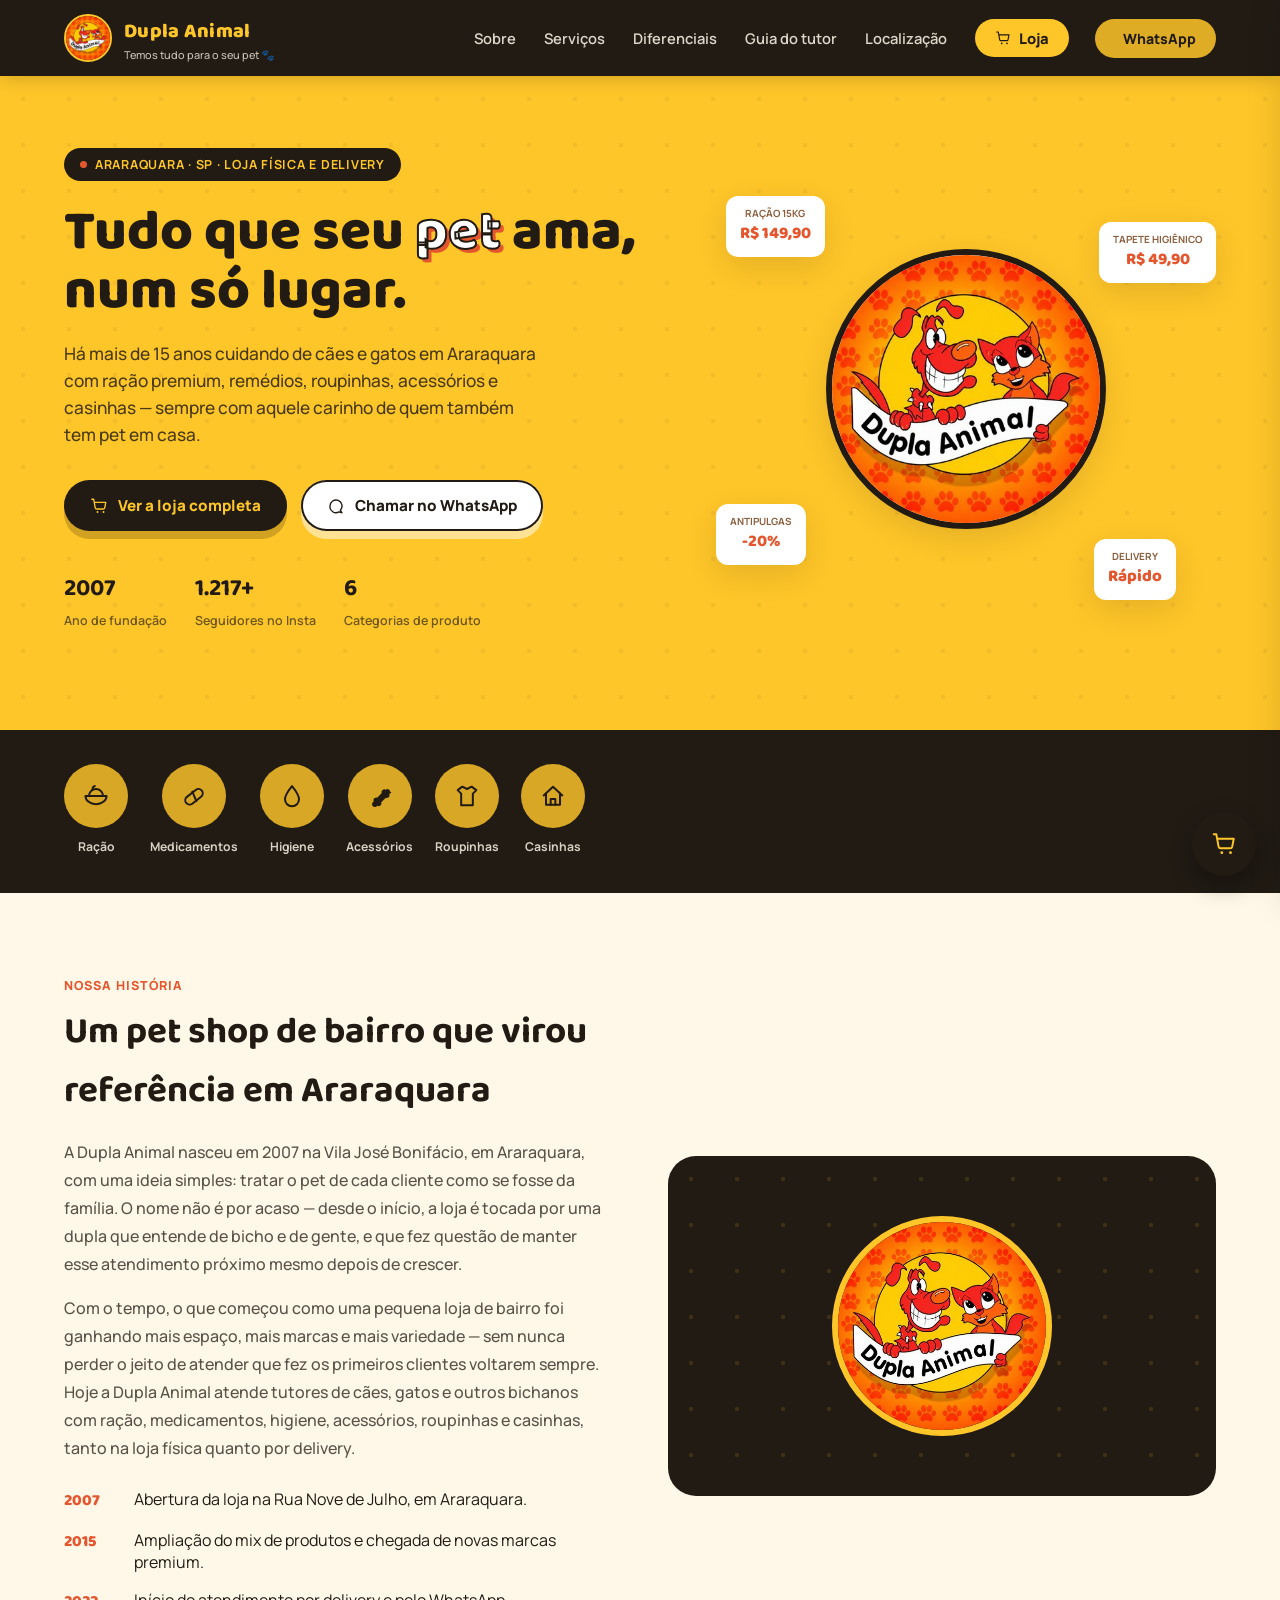
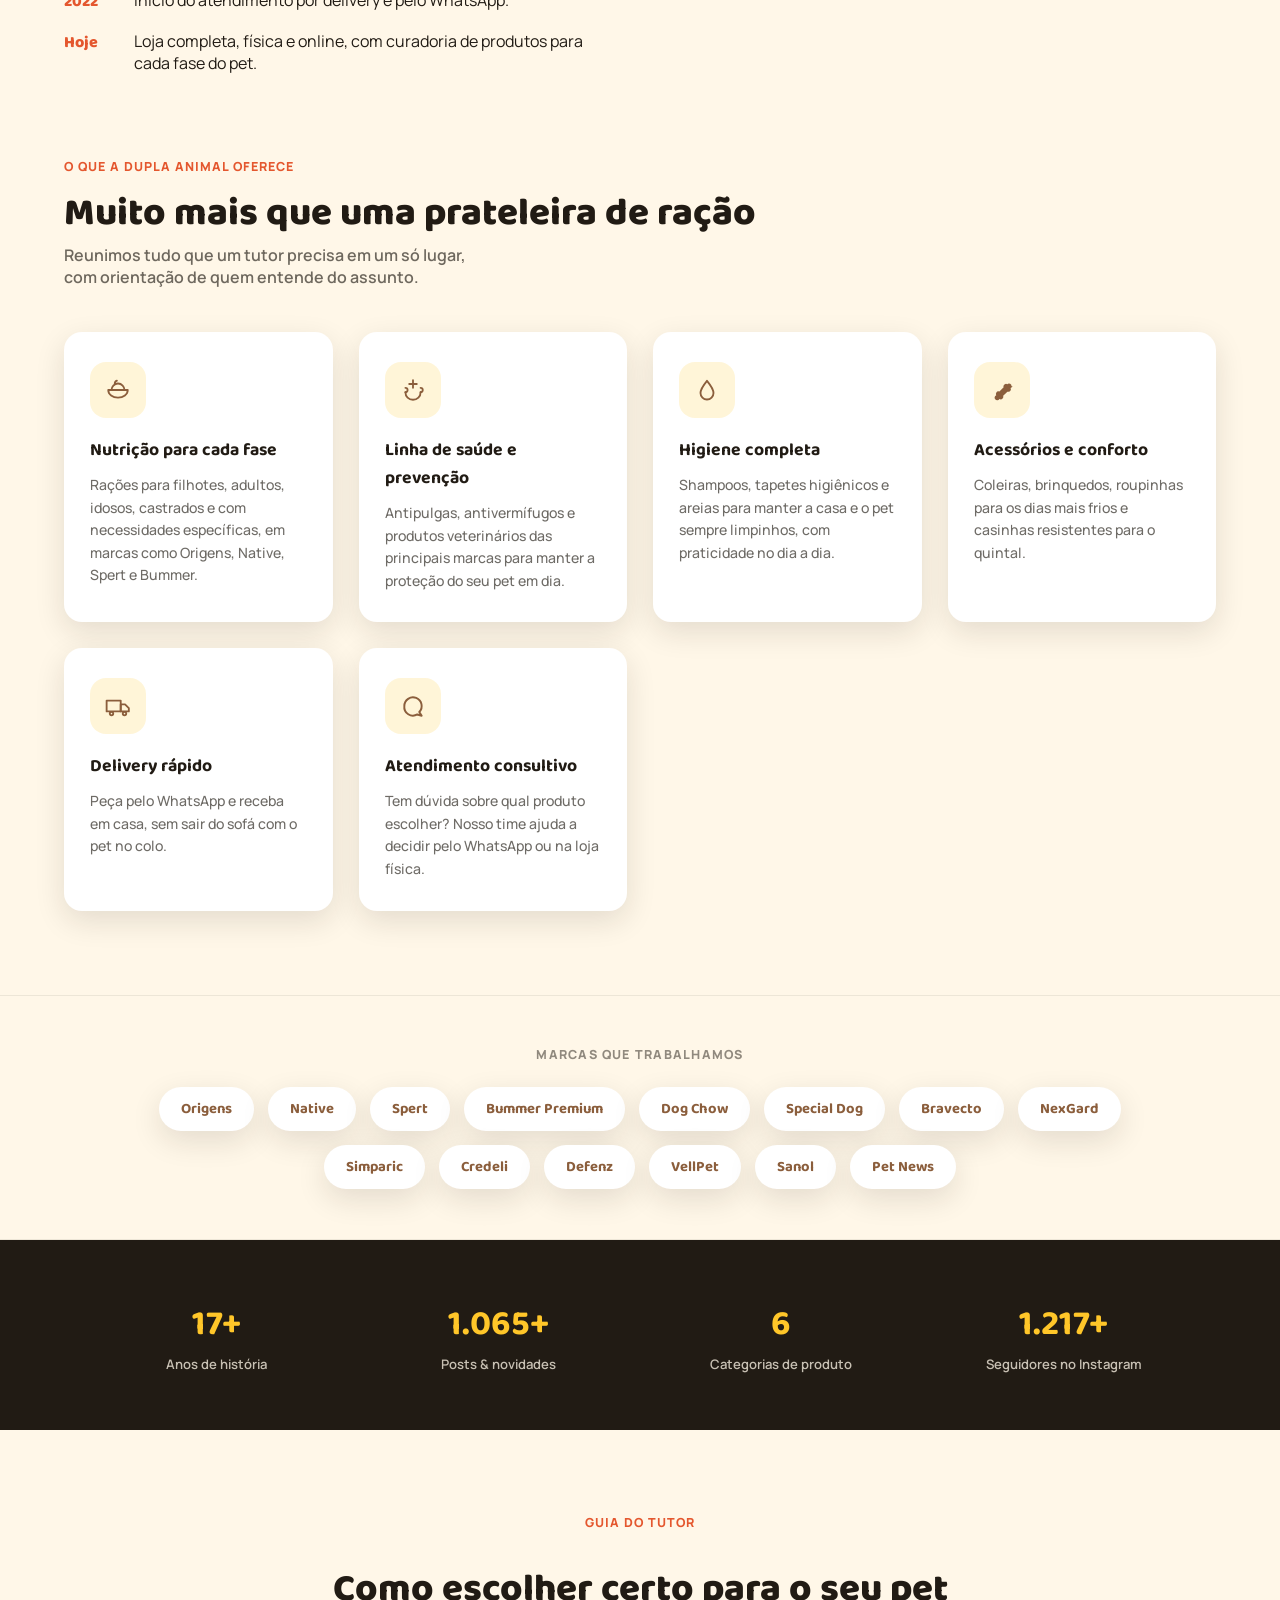
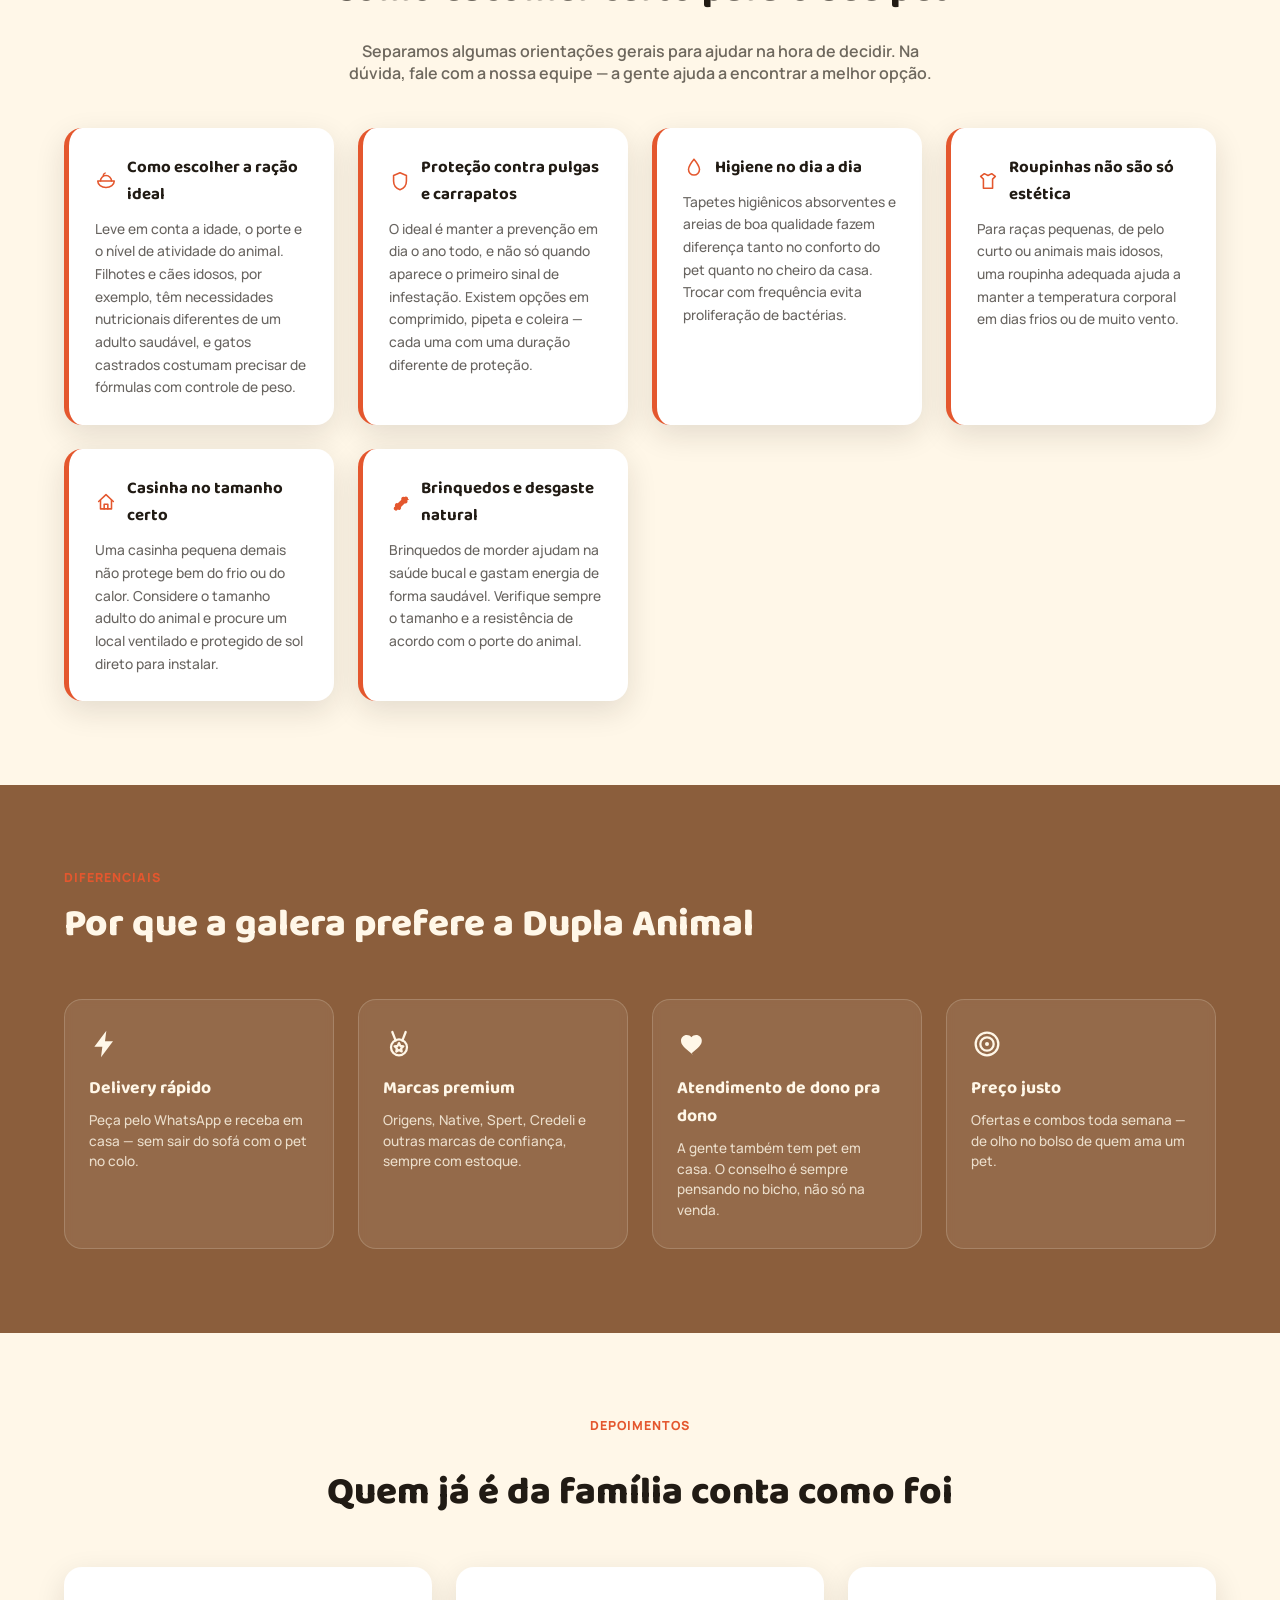
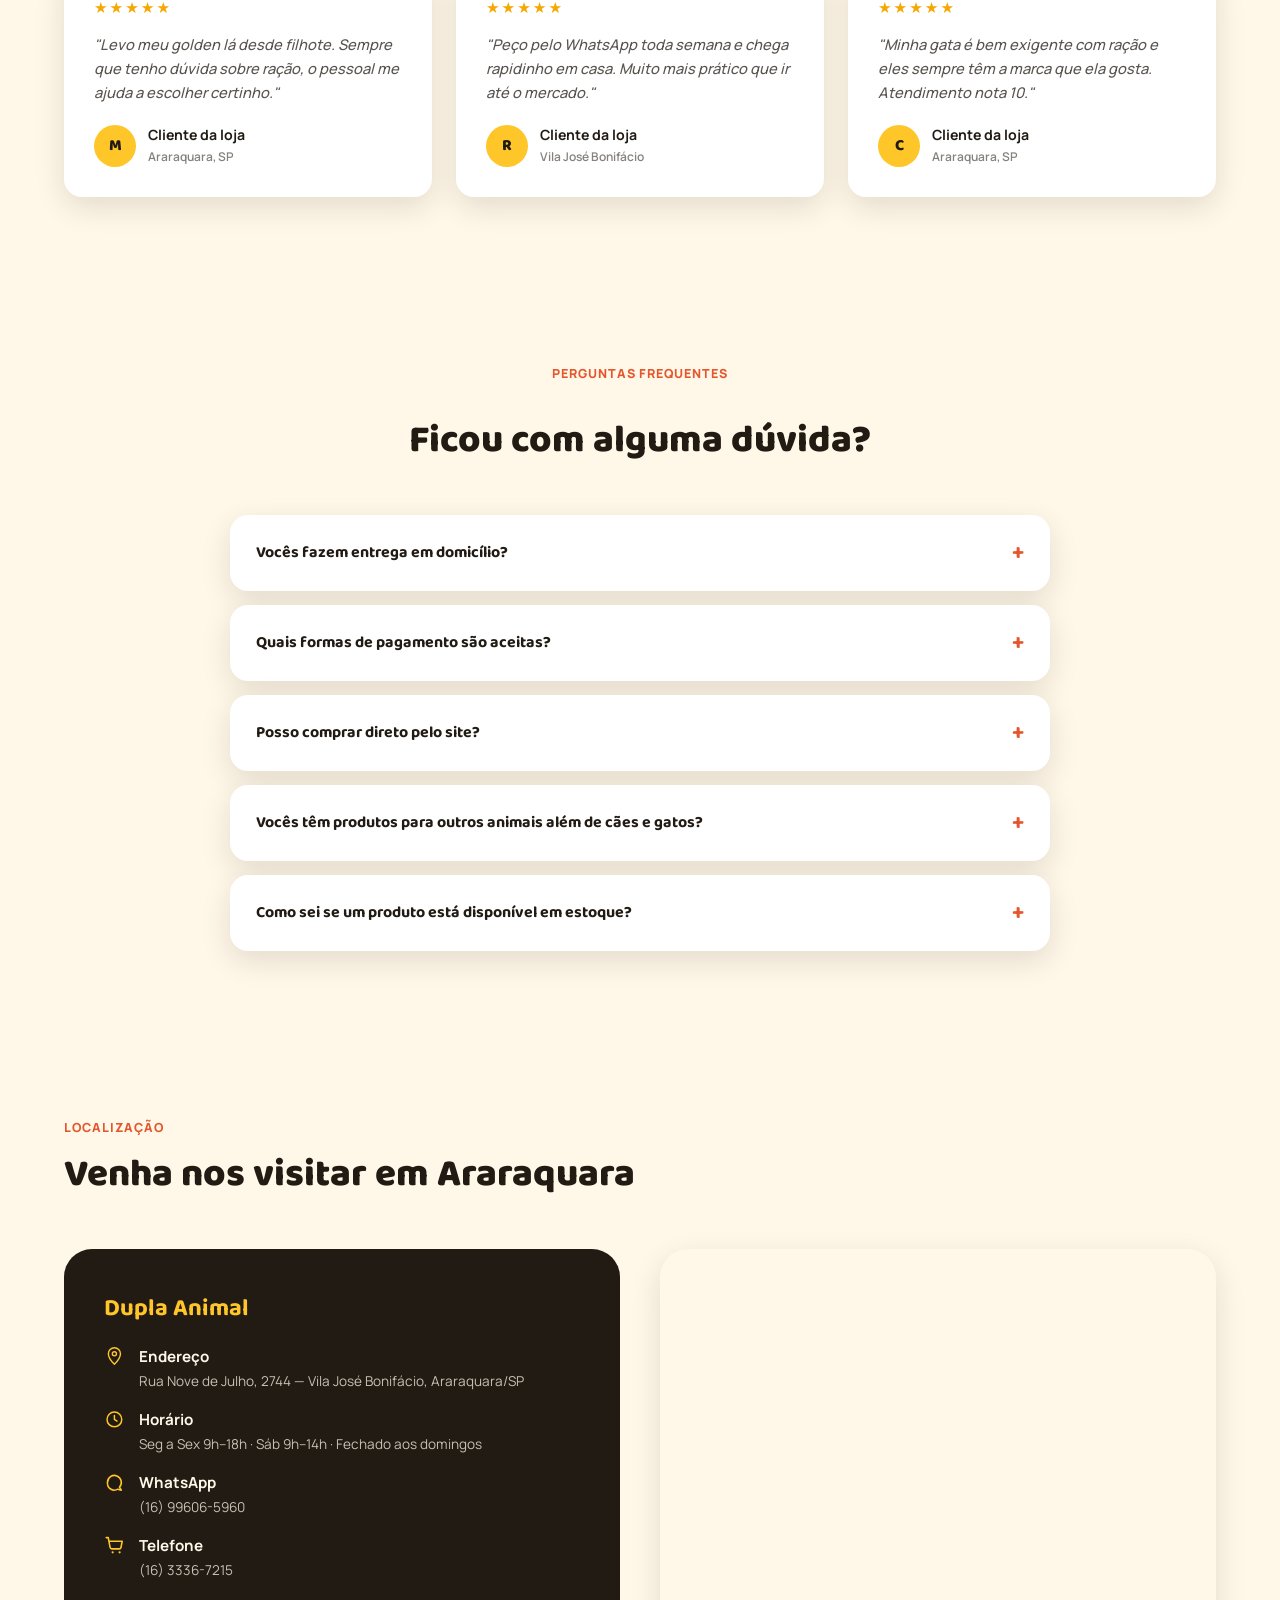
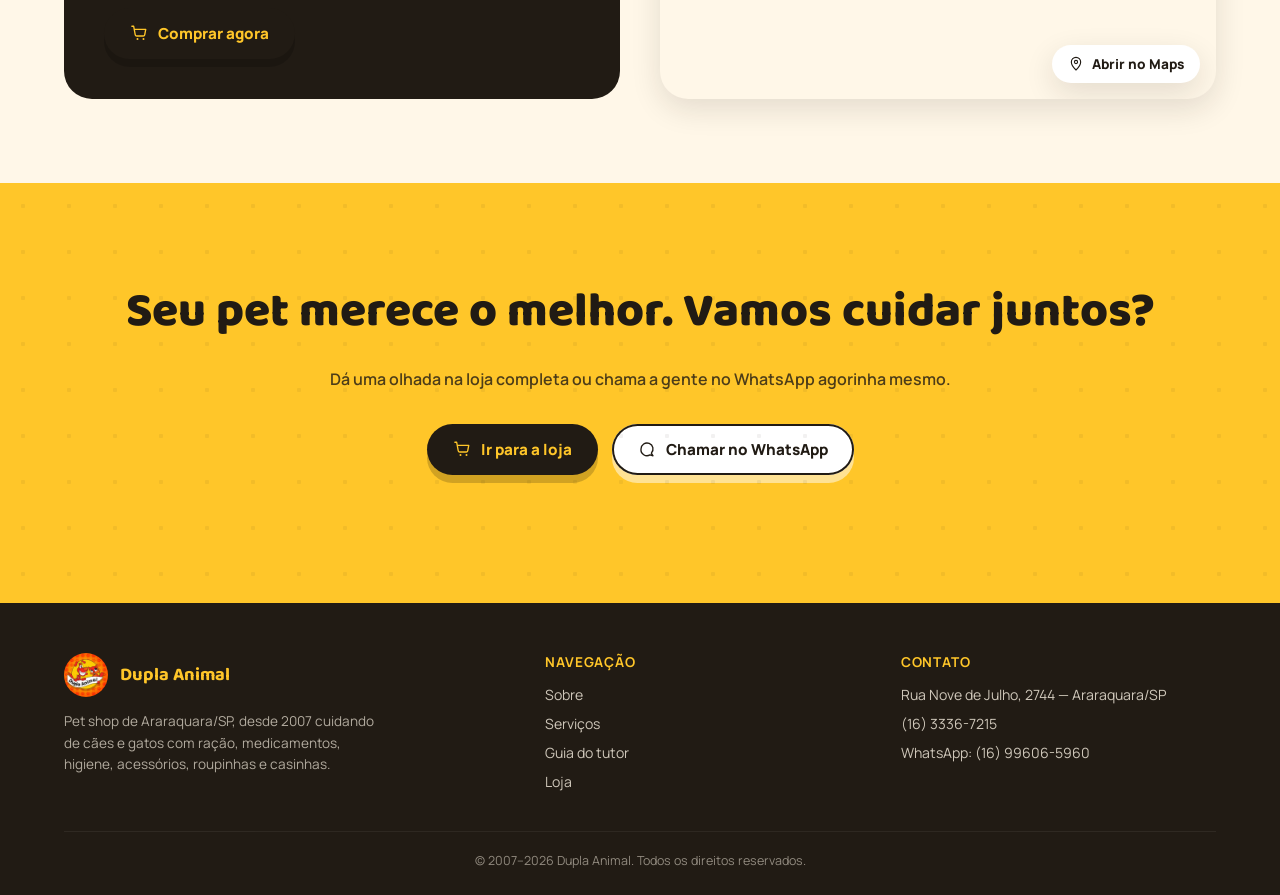
<file: index.html>
<!DOCTYPE html>
<html lang="pt-BR">
<head>
<meta charset="UTF-8">
<meta name="viewport" content="width=device-width, initial-scale=1.0">
<title>Dupla Animal — Pet shop em Araraquara desde 2007</title>
<meta name="description" content="Dupla Animal é o pet shop de Araraquara/SP com ração, medicamentos, higiene, acessórios, roupinhas e casinhas para cães e gatos. Loja física e delivery rápido.">
<link rel="preconnect" href="https://fonts.googleapis.com">
<link href="https://fonts.googleapis.com/css2?family=Baloo+2:wght@500;600;700;800&family=Manrope:wght@400;500;600;700;800&display=swap" rel="stylesheet">
<link rel="stylesheet" href="styles.css">
</head>
<body>

<div class="overlay" id="overlay" onclick="toggleCart(false)"></div>

<header>
  <div class="brand">
    <img src="assets/logo.jpg" alt="Dupla Animal">
    <div>
      <div class="brand-name">Dupla Animal</div>
      <div class="brand-tag">Temos tudo para o seu pet 🐾</div>
    </div>
  </div>
  <nav>
    <div class="nav-links" id="navLinks">
      <a href="#sobre">Sobre</a>
      <a href="#servicos">Serviços</a>
      <a href="#porque">Diferenciais</a>
      <a href="#guia">Guia do tutor</a>
      <a href="#localizacao">Localização</a>
      <a href="loja.html" class="nav-loja"><span data-icon="cart"></span> Loja</a>
    </div>
    <a href="https://wa.me/5516996065960" class="cta-header" target="_blank"><span data-icon="chat"></span> WhatsApp</a>
    <button class="menu-toggle" onclick="toggleMobileMenu()">☰</button>
  </nav>
</header>

<section class="hero">
  <div class="paw-bg"></div>
  <div class="hero-inner">
    <div>
      <div class="eyebrow"><span class="dot"></span> ARARAQUARA · SP · LOJA FÍSICA E DELIVERY</div>
      <h1>Tudo que seu <span>pet</span> ama, num só lugar.</h1>
      <p class="lead">Há mais de 15 anos cuidando de cães e gatos em Araraquara com ração premium, remédios, roupinhas, acessórios e casinhas — sempre com aquele carinho de quem também tem pet em casa.</p>
      <div class="hero-ctas">
        <a href="loja.html" class="btn-primary"><span class="btn-ic" data-icon="cart"></span> Ver a loja completa</a>
        <a href="https://wa.me/5516996065960" class="btn-secondary" target="_blank"><span class="btn-ic" data-icon="chat"></span> Chamar no WhatsApp</a>
      </div>
      <div class="hero-stats">
        <div class="stat"><b>2007</b><span>Ano de fundação</span></div>
        <div class="stat"><b>1.217+</b><span>Seguidores no Insta</span></div>
        <div class="stat"><b>6</b><span>Categorias de produto</span></div>
      </div>
    </div>
    <div class="hero-art">
      <div class="badge-photo"><img src="assets/logo.jpg" alt="Mascote Dupla Animal"></div>
      <div class="float-tag tag-1"><small>Ração 15kg</small><span class="price">R$ 149,90</span></div>
      <div class="float-tag tag-2"><small>Antipulgas</small><span class="price">-20%</span></div>
      <div class="float-tag tag-3"><small>Tapete Higiênico</small><span class="price">R$ 49,90</span></div>
      <div class="float-tag tag-4"><small>Delivery</small><span class="price">Rápido</span></div>
    </div>
  </div>
</section>

<section class="categories">
  <div class="cat-scroll">
    <a class="cat-chip" href="loja.html?cat=racao"><div class="cat-circle" data-icon="bowl"></div><span>Ração</span></a>
    <a class="cat-chip" href="loja.html?cat=medicamentos"><div class="cat-circle" data-icon="pill"></div><span>Medicamentos</span></a>
    <a class="cat-chip" href="loja.html?cat=higiene"><div class="cat-circle" data-icon="drop"></div><span>Higiene</span></a>
    <a class="cat-chip" href="loja.html?cat=acessorios"><div class="cat-circle" data-icon="bone"></div><span>Acessórios</span></a>
    <a class="cat-chip" href="loja.html?cat=roupinhas"><div class="cat-circle" data-icon="shirt"></div><span>Roupinhas</span></a>
    <a class="cat-chip" href="loja.html?cat=casinhas"><div class="cat-circle" data-icon="house"></div><span>Casinhas</span></a>
  </div>
</section>

<!-- ===================== SOBRE ===================== -->
<section class="section" id="sobre">
  <div class="about-split">
    <div>
      <span class="section-eyebrow">Nossa história</span>
      <h2>Um pet shop de bairro que virou referência em Araraquara</h2>
      <p>A Dupla Animal nasceu em 2007 na Vila José Bonifácio, em Araraquara, com uma ideia simples: tratar o pet de cada cliente como se fosse da família. O nome não é por acaso — desde o início, a loja é tocada por uma dupla que entende de bicho e de gente, e que fez questão de manter esse atendimento próximo mesmo depois de crescer.</p>
      <p>Com o tempo, o que começou como uma pequena loja de bairro foi ganhando mais espaço, mais marcas e mais variedade — sem nunca perder o jeito de atender que fez os primeiros clientes voltarem sempre. Hoje a Dupla Animal atende tutores de cães, gatos e outros bichanos com ração, medicamentos, higiene, acessórios, roupinhas e casinhas, tanto na loja física quanto por delivery.</p>
      <div class="timeline">
        <div class="t-item"><div class="t-year">2007</div><div>Abertura da loja na Rua Nove de Julho, em Araraquara.</div></div>
        <div class="t-item"><div class="t-year">2015</div><div>Ampliação do mix de produtos e chegada de novas marcas premium.</div></div>
        <div class="t-item"><div class="t-year">2022</div><div>Início do atendimento por delivery e pelo WhatsApp.</div></div>
        <div class="t-item"><div class="t-year">Hoje</div><div>Loja completa, física e online, com curadoria de produtos para cada fase do pet.</div></div>
      </div>
    </div>
    <div class="about-visual">
      <div class="paw-bg"></div>
      <img src="assets/logo.jpg" alt="Mascote Dupla Animal">
    </div>
  </div>
</section>

<!-- ===================== SERVIÇOS / O QUE OFERECEMOS ===================== -->
<section class="section section-tight" id="servicos">
  <div class="section-head">
    <div>
      <span class="section-eyebrow">O que a Dupla Animal oferece</span>
      <h2>Muito mais que uma prateleira de ração</h2>
      <p>Reunimos tudo que um tutor precisa em um só lugar, com orientação de quem entende do assunto.</p>
    </div>
  </div>
  <div class="service-grid">
    <div class="service-card">
      <div class="ic" data-icon="bowl"></div>
      <h3>Nutrição para cada fase</h3>
      <p>Rações para filhotes, adultos, idosos, castrados e com necessidades específicas, em marcas como Origens, Native, Spert e Bummer.</p>
    </div>
    <div class="service-card">
      <div class="ic" data-icon="vet"></div>
      <h3>Linha de saúde e prevenção</h3>
      <p>Antipulgas, antivermífugos e produtos veterinários das principais marcas para manter a proteção do seu pet em dia.</p>
    </div>
    <div class="service-card">
      <div class="ic" data-icon="drop"></div>
      <h3>Higiene completa</h3>
      <p>Shampoos, tapetes higiênicos e areias para manter a casa e o pet sempre limpinhos, com praticidade no dia a dia.</p>
    </div>
    <div class="service-card">
      <div class="ic" data-icon="bone"></div>
      <h3>Acessórios e conforto</h3>
      <p>Coleiras, brinquedos, roupinhas para os dias mais frios e casinhas resistentes para o quintal.</p>
    </div>
    <div class="service-card">
      <div class="ic" data-icon="truck"></div>
      <h3>Delivery rápido</h3>
      <p>Peça pelo WhatsApp e receba em casa, sem sair do sofá com o pet no colo.</p>
    </div>
    <div class="service-card">
      <div class="ic" data-icon="chat"></div>
      <h3>Atendimento consultivo</h3>
      <p>Tem dúvida sobre qual produto escolher? Nosso time ajuda a decidir pelo WhatsApp ou na loja física.</p>
    </div>
  </div>
</section>

<!-- ===================== MARCAS ===================== -->
<section class="brands-strip">
  <div class="label">Marcas que trabalhamos</div>
  <div class="brands-row">
    <span class="brand-pill">Origens</span>
    <span class="brand-pill">Native</span>
    <span class="brand-pill">Spert</span>
    <span class="brand-pill">Bummer Premium</span>
    <span class="brand-pill">Dog Chow</span>
    <span class="brand-pill">Special Dog</span>
    <span class="brand-pill">Bravecto</span>
    <span class="brand-pill">NexGard</span>
    <span class="brand-pill">Simparic</span>
    <span class="brand-pill">Credeli</span>
    <span class="brand-pill">Defenz</span>
    <span class="brand-pill">VellPet</span>
    <span class="brand-pill">Sanol</span>
    <span class="brand-pill">Pet News</span>
  </div>
</section>

<!-- ===================== ESTATÍSTICAS ===================== -->
<section class="stats-band">
  <div class="stats-row">
    <div><b>17+</b><span>Anos de história</span></div>
    <div><b>1.065+</b><span>Posts &amp; novidades</span></div>
    <div><b>6</b><span>Categorias de produto</span></div>
    <div><b>1.217+</b><span>Seguidores no Instagram</span></div>
  </div>
</section>

<!-- ===================== GUIA DO TUTOR (conteúdo educativo) ===================== -->
<section class="section" id="guia">
  <div class="section-head center">
    <span class="section-eyebrow">Guia do tutor</span>
    <h2>Como escolher certo para o seu pet</h2>
    <p>Separamos algumas orientações gerais para ajudar na hora de decidir. Na dúvida, fale com a nossa equipe — a gente ajuda a encontrar a melhor opção.</p>
  </div>
  <div class="guide-grid">
    <div class="guide-card">
      <h3><span class="ic" data-icon="bowl"></span> Como escolher a ração ideal</h3>
      <p>Leve em conta a idade, o porte e o nível de atividade do animal. Filhotes e cães idosos, por exemplo, têm necessidades nutricionais diferentes de um adulto saudável, e gatos castrados costumam precisar de fórmulas com controle de peso.</p>
    </div>
    <div class="guide-card">
      <h3><span class="ic" data-icon="shield"></span> Proteção contra pulgas e carrapatos</h3>
      <p>O ideal é manter a prevenção em dia o ano todo, e não só quando aparece o primeiro sinal de infestação. Existem opções em comprimido, pipeta e coleira — cada uma com uma duração diferente de proteção.</p>
    </div>
    <div class="guide-card">
      <h3><span class="ic" data-icon="drop"></span> Higiene no dia a dia</h3>
      <p>Tapetes higiênicos absorventes e areias de boa qualidade fazem diferença tanto no conforto do pet quanto no cheiro da casa. Trocar com frequência evita proliferação de bactérias.</p>
    </div>
    <div class="guide-card">
      <h3><span class="ic" data-icon="shirt"></span> Roupinhas não são só estética</h3>
      <p>Para raças pequenas, de pelo curto ou animais mais idosos, uma roupinha adequada ajuda a manter a temperatura corporal em dias frios ou de muito vento.</p>
    </div>
    <div class="guide-card">
      <h3><span class="ic" data-icon="house"></span> Casinha no tamanho certo</h3>
      <p>Uma casinha pequena demais não protege bem do frio ou do calor. Considere o tamanho adulto do animal e procure um local ventilado e protegido de sol direto para instalar.</p>
    </div>
    <div class="guide-card">
      <h3><span class="ic" data-icon="bone"></span> Brinquedos e desgaste natural</h3>
      <p>Brinquedos de morder ajudam na saúde bucal e gastam energia de forma saudável. Verifique sempre o tamanho e a resistência de acordo com o porte do animal.</p>
    </div>
  </div>
</section>

<!-- ===================== POR QUE A GENTE ===================== -->
<section class="section why" id="porque">
  <div class="section-head">
    <div>
      <span class="section-eyebrow">Diferenciais</span>
      <h2>Por que a galera prefere a Dupla Animal</h2>
    </div>
  </div>
  <div class="why-grid">
    <div class="why-card">
      <div class="ic" data-icon="bolt"></div>
      <h3>Delivery rápido</h3>
      <p>Peça pelo WhatsApp e receba em casa — sem sair do sofá com o pet no colo.</p>
    </div>
    <div class="why-card">
      <div class="ic" data-icon="medal"></div>
      <h3>Marcas premium</h3>
      <p>Origens, Native, Spert, Credeli e outras marcas de confiança, sempre com estoque.</p>
    </div>
    <div class="why-card">
      <div class="ic" data-icon="heart"></div>
      <h3>Atendimento de dono pra dono</h3>
      <p>A gente também tem pet em casa. O conselho é sempre pensando no bicho, não só na venda.</p>
    </div>
    <div class="why-card">
      <div class="ic" data-icon="target"></div>
      <h3>Preço justo</h3>
      <p>Ofertas e combos toda semana — de olho no bolso de quem ama um pet.</p>
    </div>
  </div>
</section>

<!-- ===================== DEPOIMENTOS ===================== -->
<section class="section">
  <div class="section-head center">
    <span class="section-eyebrow">Depoimentos</span>
    <h2>Quem já é da família conta como foi</h2>
  </div>
  <div class="testimonial-grid" id="testimonialGrid">
    <div class="testimonial-card">
      <div class="stars">★★★★★</div>
      <p>"Levo meu golden lá desde filhote. Sempre que tenho dúvida sobre ração, o pessoal me ajuda a escolher certinho."</p>
      <div class="who"><div class="avatar">M</div><div><b>Cliente da loja</b><span>Araraquara, SP</span></div></div>
    </div>
    <div class="testimonial-card">
      <div class="stars">★★★★★</div>
      <p>"Peço pelo WhatsApp toda semana e chega rapidinho em casa. Muito mais prático que ir até o mercado."</p>
      <div class="who"><div class="avatar">R</div><div><b>Cliente da loja</b><span>Vila José Bonifácio</span></div></div>
    </div>
    <div class="testimonial-card">
      <div class="stars">★★★★★</div>
      <p>"Minha gata é bem exigente com ração e eles sempre têm a marca que ela gosta. Atendimento nota 10."</p>
      <div class="who"><div class="avatar">C</div><div><b>Cliente da loja</b><span>Araraquara, SP</span></div></div>
    </div>
  </div>
</section>

<!-- ===================== FAQ ===================== -->
<section class="section">
  <div class="section-head center">
    <span class="section-eyebrow">Perguntas frequentes</span>
    <h2>Ficou com alguma dúvida?</h2>
  </div>
  <div class="faq-list" id="faqList">
    <div class="faq-item">
      <div class="faq-q">Vocês fazem entrega em domicílio? <span class="plus">+</span></div>
      <div class="faq-a"><p>Sim! É só chamar no WhatsApp com o que você precisa que a gente organiza a entrega.</p></div>
    </div>
    <div class="faq-item">
      <div class="faq-q">Quais formas de pagamento são aceitas? <span class="plus">+</span></div>
      <div class="faq-a"><p>Aceitamos as principais formas de pagamento na loja física e combinamos os detalhes diretamente pelo WhatsApp para os pedidos por delivery.</p></div>
    </div>
    <div class="faq-item">
      <div class="faq-q">Posso comprar direto pelo site? <span class="plus">+</span></div>
      <div class="faq-a"><p>Você pode montar seu carrinho na nossa <a href="loja.html" style="text-decoration:underline;">loja online</a> e finalizar o pedido diretamente pelo WhatsApp.</p></div>
    </div>
    <div class="faq-item">
      <div class="faq-q">Vocês têm produtos para outros animais além de cães e gatos? <span class="plus">+</span></div>
      <div class="faq-a"><p>Nosso foco principal é cães e gatos, mas fale com a gente pelo WhatsApp que verificamos a disponibilidade para outros bichanos.</p></div>
    </div>
    <div class="faq-item">
      <div class="faq-q">Como sei se um produto está disponível em estoque? <span class="plus">+</span></div>
      <div class="faq-a"><p>Chame no WhatsApp antes de finalizar o pedido para confirmarmos a disponibilidade e evitar qualquer surpresa.</p></div>
    </div>
  </div>
</section>

<!-- ===================== LOCALIZAÇÃO ===================== -->
<section class="section location" id="localizacao">
  <div class="section-head">
    <div>
      <span class="section-eyebrow">Localização</span>
      <h2>Venha nos visitar em Araraquara</h2>
    </div>
  </div>
  <div class="loc-grid">
    <div class="loc-card">
      <h3>Dupla Animal</h3>
      <div class="loc-row"><span class="ic" data-icon="pinBig"></span><div><b>Endereço</b><span>Rua Nove de Julho, 2744 — Vila José Bonifácio, Araraquara/SP</span></div></div>
      <div class="loc-row"><span class="ic" data-icon="clock"></span><div><b>Horário</b><span>Seg a Sex 9h–18h · Sáb 9h–14h · Fechado aos domingos</span></div></div>
      <div class="loc-row"><span class="ic" data-icon="chat"></span><div><b>WhatsApp</b><span>(16) 99606-5960</span></div></div>
      <div class="loc-row"><span class="ic" data-icon="cart"></span><div><b>Telefone</b><span>(16) 3336-7215</span></div></div>
      <a href="loja.html" class="btn-primary" style="margin-top:10px;"><span class="btn-ic" data-icon="cart"></span> Comprar agora</a>
    </div>
    <div class="map-visual">
      <iframe src="https://www.google.com/maps?q=Rua+Nove+de+Julho,+2744,+Vila+Jos%C3%A9+Bonif%C3%A1cio,+Araraquara,+SP&output=embed" loading="lazy"></iframe>
      <a class="map-open" href="https://www.google.com/maps/search/?api=1&query=Rua+Nove+de+Julho,+2744,+Vila+Jos%C3%A9+Bonif%C3%A1cio,+Araraquara,+SP" target="_blank"><span data-icon="pin"></span> Abrir no Maps</a>
    </div>
  </div>
</section>

<!-- ===================== CTA FINAL ===================== -->
<section class="final-cta">
  <div class="paw-bg"></div>
  <h2>Seu pet merece o melhor. Vamos cuidar juntos?</h2>
  <p>Dá uma olhada na loja completa ou chama a gente no WhatsApp agorinha mesmo.</p>
  <div class="hero-ctas" style="justify-content:center;">
    <a href="loja.html" class="btn-primary"><span class="btn-ic" data-icon="cart"></span> Ir para a loja</a>
    <a href="https://wa.me/5516996065960" class="btn-secondary" target="_blank"><span class="btn-ic" data-icon="chat"></span> Chamar no WhatsApp</a>
  </div>
</section>

<footer>
  <div class="footer-grid">
    <div>
      <div class="footer-brand"><img src="assets/logo.jpg" alt="Dupla Animal"><b>Dupla Animal</b></div>
      <p class="about">Pet shop de Araraquara/SP, desde 2007 cuidando de cães e gatos com ração, medicamentos, higiene, acessórios, roupinhas e casinhas.</p>
    </div>
    <div>
      <h4>Navegação</h4>
      <ul>
        <li><a href="#sobre">Sobre</a></li>
        <li><a href="#servicos">Serviços</a></li>
        <li><a href="#guia">Guia do tutor</a></li>
        <li><a href="loja.html">Loja</a></li>
      </ul>
    </div>
    <div>
      <h4>Contato</h4>
      <ul>
        <li>Rua Nove de Julho, 2744 — Araraquara/SP</li>
        <li>(16) 3336-7215</li>
        <li>WhatsApp: (16) 99606-5960</li>
      </ul>
    </div>
  </div>
  <div class="footer-bottom">© 2007–2026 Dupla Animal. Todos os direitos reservados.</div>
</footer>

<div class="toast" id="toast"></div>

<button class="cart-fab" onclick="toggleCart()">
  <span class="ic" data-icon="cart"></span>
  <span class="cart-count" id="cartCount" style="display:none;">0</span>
</button>
<div class="cart-drawer" id="cartDrawer">
  <div class="cart-head"><h3>Seu carrinho</h3><button onclick="toggleCart(false)">✕</button></div>
  <div class="cart-items" id="cartItems"><div class="cart-empty">Seu carrinho está vazio 🐾</div></div>
  <div class="cart-foot">
    <div class="cart-total"><span>Total</span><span id="cartTotalValue">R$ 0,00</span></div>
    <button class="cart-checkout" onclick="checkoutWhatsapp()"><span data-icon="chat"></span> Fechar pedido no WhatsApp</button>
  </div>
</div>

<script src="data.js"></script>
<script>
paintIcons(document);
updateCartUI();

// FAQ accordion
document.querySelectorAll('.faq-q').forEach(q => {
  q.addEventListener('click', () => {
    q.parentElement.classList.toggle('open');
  });
});

/* ===== Depoimentos editáveis (via painel /admin) ===== */
function escapeHtml(str){
  if(str === null || str === undefined) return '';
  return String(str).replace(/[&<>"']/g, m => ({'&':'&amp;','<':'&lt;','>':'&gt;','"':'&quot;',"'":'&#39;'}[m]));
}
async function loadEditableTestimonials(){
  try{
    const res = await fetch('content/depoimentos.json');
    if(!res.ok) return;
    const data = await res.json();
    if(!data.items || !data.items.length) return;
    const grid = document.getElementById('testimonialGrid');
    grid.innerHTML = data.items.map(t => `
      <div class="testimonial-card">
        <div class="stars">★★★★★</div>
        <p>"${escapeHtml(t.quote)}"</p>
        <div class="who"><div class="avatar">${escapeHtml(t.initial)}</div><div><b>${escapeHtml(t.name)}</b><span>${escapeHtml(t.location)}</span></div></div>
      </div>`).join('');
  }catch(err){
    console.warn('Depoimentos editáveis não carregados (normal ao abrir o arquivo localmente). Usando depoimentos padrão.', err);
  }
}
loadEditableTestimonials();
</script>
</body>
</html>
</file>
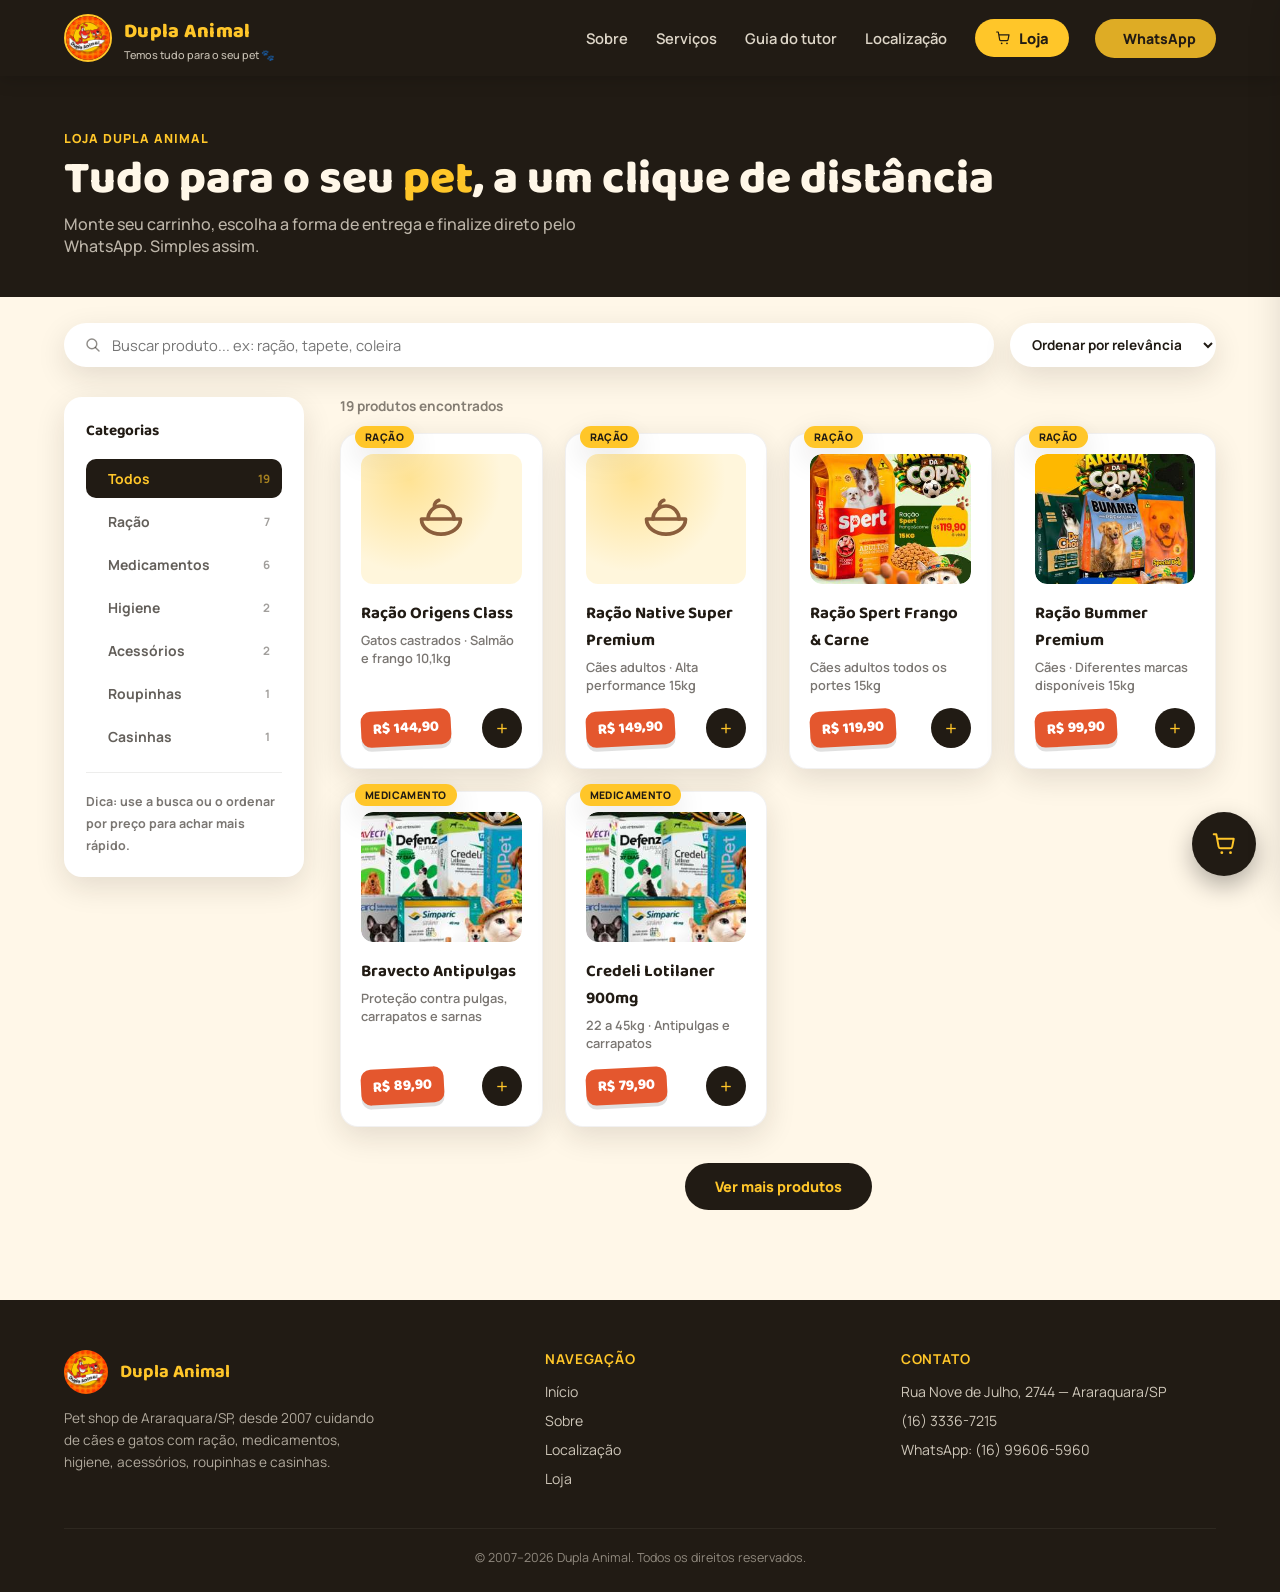
<file: loja.html>
<!DOCTYPE html>
<html lang="pt-BR">
<head>
<meta charset="UTF-8">
<meta name="viewport" content="width=device-width, initial-scale=1.0">
<title>Loja — Dupla Animal</title>
<meta name="description" content="Loja online da Dupla Animal: ração, medicamentos, higiene, acessórios, roupinhas e casinhas para cães e gatos, com pedido direto pelo WhatsApp.">
<link rel="preconnect" href="https://fonts.googleapis.com">
<link href="https://fonts.googleapis.com/css2?family=Baloo+2:wght@500;600;700;800&family=Manrope:wght@400;500;600;700;800&display=swap" rel="stylesheet">
<link rel="stylesheet" href="styles.css">
</head>
<body>

<div class="overlay" id="overlay" onclick="toggleCart(false)"></div>

<header>
  <div class="brand">
    <a href="index.html" style="display:flex; align-items:center; gap:12px;">
      <img src="assets/logo.jpg" alt="Dupla Animal">
      <div>
        <div class="brand-name">Dupla Animal</div>
        <div class="brand-tag">Temos tudo para o seu pet 🐾</div>
      </div>
    </a>
  </div>
  <nav>
    <div class="nav-links" id="navLinks">
      <a href="index.html#sobre">Sobre</a>
      <a href="index.html#servicos">Serviços</a>
      <a href="index.html#guia">Guia do tutor</a>
      <a href="index.html#localizacao">Localização</a>
      <a href="loja.html" class="nav-loja active"><span data-icon="cart"></span> Loja</a>
    </div>
    <a href="https://wa.me/5516996065960" class="cta-header" target="_blank"><span data-icon="chat"></span> WhatsApp</a>
    <button class="menu-toggle" onclick="toggleMobileMenu()">☰</button>
  </nav>
</header>

<section class="store-hero">
  <div class="paw-bg"></div>
  <div class="store-hero-inner">
    <span class="section-eyebrow">Loja Dupla Animal</span>
    <h1>Tudo para o seu <span>pet</span>, a um clique de distância</h1>
    <p>Monte seu carrinho, escolha a forma de entrega e finalize direto pelo WhatsApp. Simples assim.</p>
  </div>
</section>

<div class="store-toolbar">
  <div class="search-box">
    <span data-icon="search"></span>
    <input type="text" id="searchInput" placeholder="Buscar produto... ex: ração, tapete, coleira">
  </div>
  <select class="sort-select" id="sortSelect">
    <option value="relevance">Ordenar por relevância</option>
    <option value="price-asc">Menor preço</option>
    <option value="price-desc">Maior preço</option>
    <option value="name-asc">Nome (A-Z)</option>
  </select>
</div>

<div class="store-layout">
  <aside class="store-sidebar">
    <h4>Categorias</h4>
    <div class="sidebar-cat active" data-cat="todos"><span data-icon="paw"></span> Todos <span class="count" id="count-todos"></span></div>
    <div class="sidebar-cat" data-cat="racao"><span data-icon="bowl"></span> Ração <span class="count" id="count-racao"></span></div>
    <div class="sidebar-cat" data-cat="medicamentos"><span data-icon="pill"></span> Medicamentos <span class="count" id="count-medicamentos"></span></div>
    <div class="sidebar-cat" data-cat="higiene"><span data-icon="drop"></span> Higiene <span class="count" id="count-higiene"></span></div>
    <div class="sidebar-cat" data-cat="acessorios"><span data-icon="bone"></span> Acessórios <span class="count" id="count-acessorios"></span></div>
    <div class="sidebar-cat" data-cat="roupinhas"><span data-icon="shirt"></span> Roupinhas <span class="count" id="count-roupinhas"></span></div>
    <div class="sidebar-cat" data-cat="casinhas"><span data-icon="house"></span> Casinhas <span class="count" id="count-casinhas"></span></div>
    <div class="sidebar-divider"></div>
    <div class="price-range"><span>Dica: use a busca ou o ordenar por preço para achar mais rápido.</span></div>
  </aside>

  <div>
    <div class="result-count" id="resultCount"></div>
    <div class="product-grid" id="productGrid"></div>
    <div class="no-results" id="noResults" style="display:none;">Nenhum produto encontrado. Tente outra busca ou categoria 🐾</div>
    <div class="show-more-wrap" id="showMoreWrap">
      <button class="show-more-btn" id="showMoreBtn">Ver mais produtos</button>
    </div>
  </div>
</div>

<footer>
  <div class="footer-grid">
    <div>
      <div class="footer-brand"><img src="assets/logo.jpg" alt="Dupla Animal"><b>Dupla Animal</b></div>
      <p class="about">Pet shop de Araraquara/SP, desde 2007 cuidando de cães e gatos com ração, medicamentos, higiene, acessórios, roupinhas e casinhas.</p>
    </div>
    <div>
      <h4>Navegação</h4>
      <ul>
        <li><a href="index.html">Início</a></li>
        <li><a href="index.html#sobre">Sobre</a></li>
        <li><a href="index.html#localizacao">Localização</a></li>
        <li><a href="loja.html">Loja</a></li>
      </ul>
    </div>
    <div>
      <h4>Contato</h4>
      <ul>
        <li>Rua Nove de Julho, 2744 — Araraquara/SP</li>
        <li>(16) 3336-7215</li>
        <li>WhatsApp: (16) 99606-5960</li>
      </ul>
    </div>
  </div>
  <div class="footer-bottom">© 2007–2026 Dupla Animal. Todos os direitos reservados.</div>
</footer>

<div class="toast" id="toast"></div>

<button class="cart-fab" onclick="toggleCart()">
  <span class="ic" data-icon="cart"></span>
  <span class="cart-count" id="cartCount" style="display:none;">0</span>
</button>
<div class="cart-drawer" id="cartDrawer">
  <div class="cart-head"><h3>Seu carrinho</h3><button onclick="toggleCart(false)">✕</button></div>
  <div class="cart-items" id="cartItems"><div class="cart-empty">Seu carrinho está vazio 🐾</div></div>
  <div class="cart-foot">
    <div class="cart-total"><span>Total</span><span id="cartTotalValue">R$ 0,00</span></div>
    <button class="cart-checkout" onclick="checkoutWhatsapp()"><span data-icon="chat"></span> Fechar pedido no WhatsApp</button>
  </div>
</div>

<script src="data.js"></script>
<script>
(async function(){
await loadEditableProducts();
paintIcons(document);
updateCartUI();

const grid = document.getElementById('productGrid');
const showMoreWrap = document.getElementById('showMoreWrap');
const showMoreBtn = document.getElementById('showMoreBtn');
const resultCount = document.getElementById('resultCount');
const noResults = document.getElementById('noResults');
const searchInput = document.getElementById('searchInput');
const sortSelect = document.getElementById('sortSelect');
const PAGE_SIZE = 6;
let visibleCount = PAGE_SIZE;
let currentCat = 'todos';
let currentSearch = '';
let currentSort = 'relevance';

// fill sidebar counts
document.getElementById('count-todos').textContent = products.length;
['racao','medicamentos','higiene','acessorios','roupinhas','casinhas'].forEach(cat => {
  document.getElementById('count-'+cat).textContent = products.filter(p => p.cat === cat).length;
});

function getFilteredList(){
  let list = currentCat === 'todos' ? products.slice() : products.filter(p => p.cat === currentCat);
  if(currentSearch.trim()){
    const q = currentSearch.trim().toLowerCase();
    list = list.filter(p => p.name.toLowerCase().includes(q) || p.desc.toLowerCase().includes(q));
  }
  if(currentSort === 'price-asc') list.sort((a,b) => a.price - b.price);
  else if(currentSort === 'price-desc') list.sort((a,b) => b.price - a.price);
  else if(currentSort === 'name-asc') list.sort((a,b) => a.name.localeCompare(b.name));
  return list;
}

function renderGrid(){
  const list = getFilteredList();
  grid.innerHTML = "";
  const slice = list.slice(0, visibleCount);
  slice.forEach(p => {
    const card = document.createElement('div');
    card.className = 'product-card';
    card.innerHTML = `
      <span class="badge-corner">${catLabel(p.cat)}</span>
      <div class="product-icon${p.img ? ' has-photo' : ''}">${p.img ? `<img src="${p.img}" alt="${p.name}" loading="lazy">` : icon(CAT_ICON[p.cat])}</div>
      <h3>${p.name}</h3>
      <div class="desc">${p.desc}</div>
      <div class="product-footer">
        <div class="price-sticker">R$ ${p.price.toFixed(2).replace('.', ',')}</div>
        <button class="add-btn" onclick="addToCart(${p.id})">+</button>
      </div>`;
    grid.appendChild(card);
  });
  paintIcons(grid);
  showMoreWrap.style.display = visibleCount < list.length ? 'flex' : 'none';
  noResults.style.display = list.length === 0 ? 'block' : 'none';
  resultCount.textContent = list.length === 0 ? '' : `${list.length} produto${list.length > 1 ? 's' : ''} encontrado${list.length > 1 ? 's' : ''}`;
}

function setCat(cat){
  currentCat = cat;
  visibleCount = PAGE_SIZE;
  document.querySelectorAll('.sidebar-cat').forEach(el => el.classList.toggle('active', el.dataset.cat === cat));
  renderGrid();
}
document.querySelectorAll('.sidebar-cat').forEach(el => el.addEventListener('click', () => setCat(el.dataset.cat)));

showMoreBtn.addEventListener('click', () => { visibleCount += PAGE_SIZE; renderGrid(); });

let searchTimer;
searchInput.addEventListener('input', () => {
  clearTimeout(searchTimer);
  searchTimer = setTimeout(() => {
    currentSearch = searchInput.value;
    visibleCount = PAGE_SIZE;
    renderGrid();
  }, 200);
});
sortSelect.addEventListener('change', () => {
  currentSort = sortSelect.value;
  renderGrid();
});

// read ?cat= from URL (links from homepage category strip)
const urlParams = new URLSearchParams(window.location.search);
const catParam = urlParams.get('cat');
if(catParam && products.some(p => p.cat === catParam)){
  setCat(catParam);
} else {
  renderGrid();
}
})();
</script>
</body>
</html>
</file>
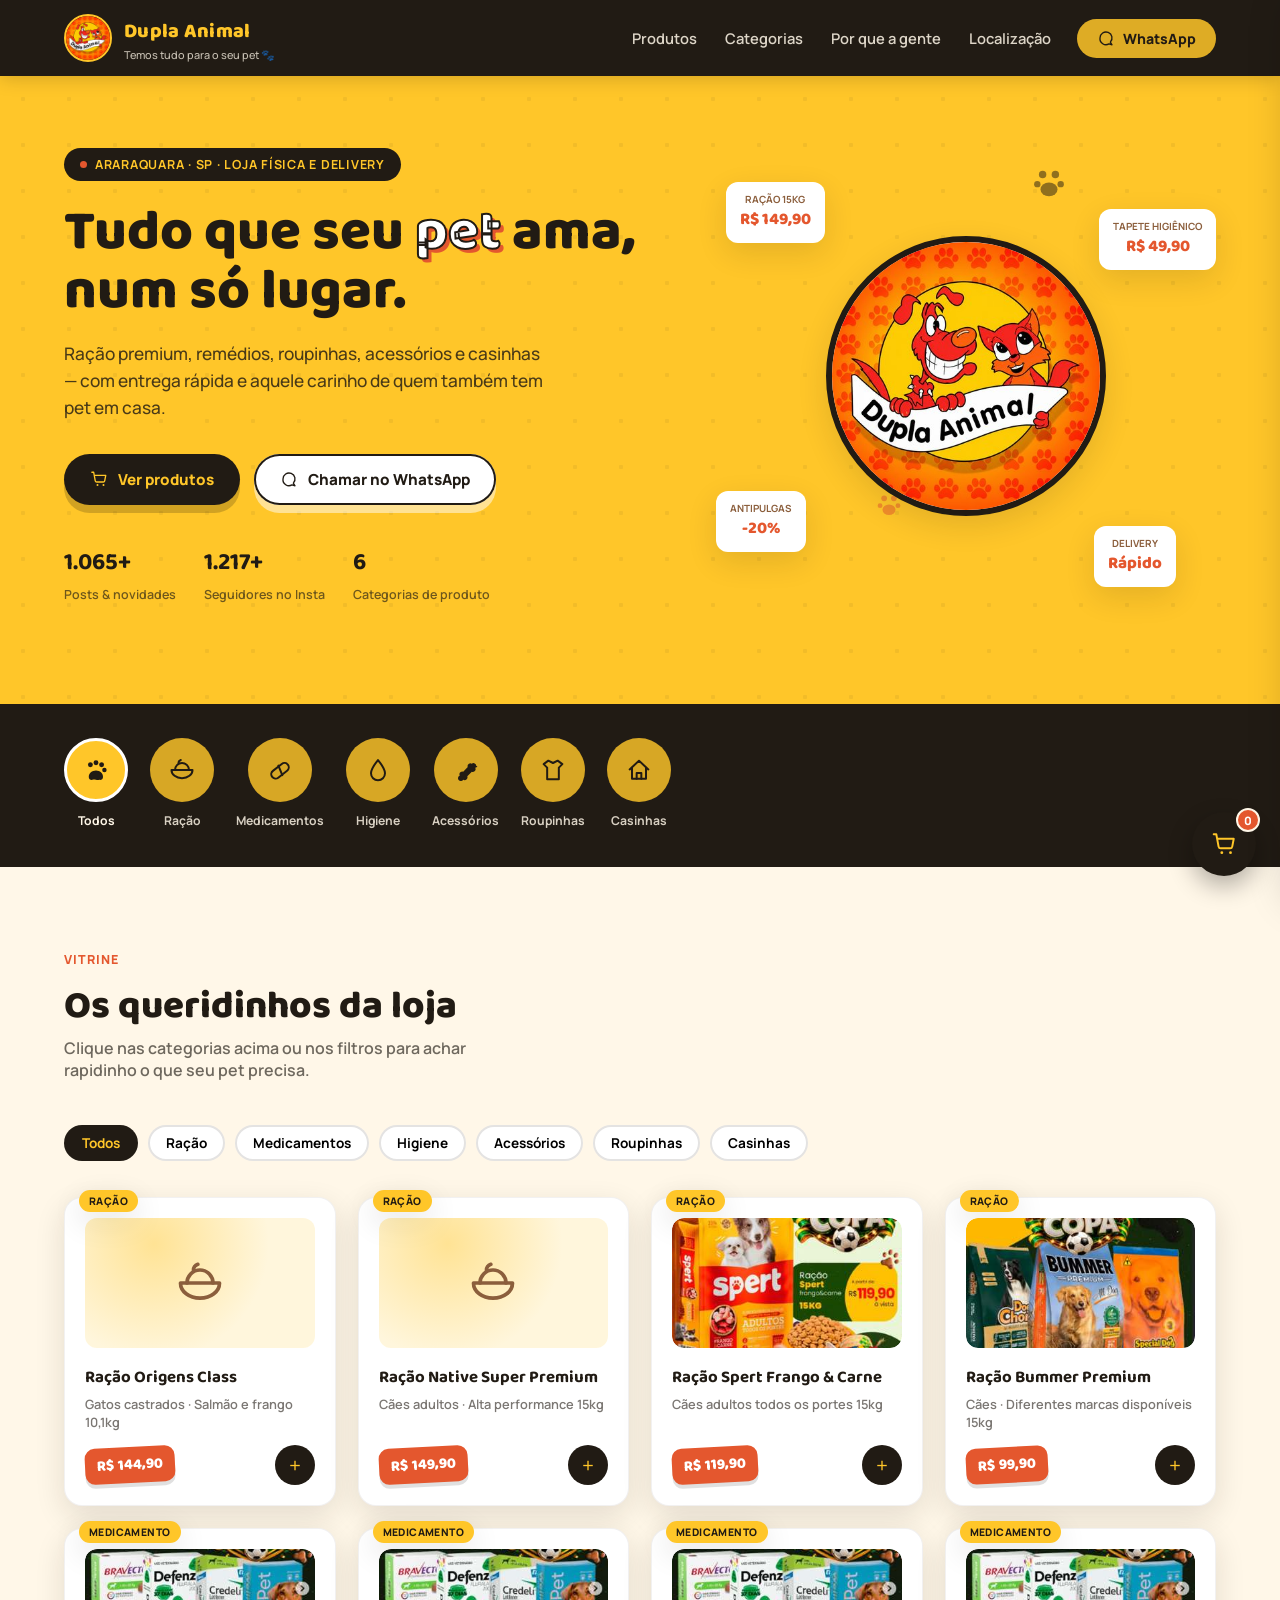
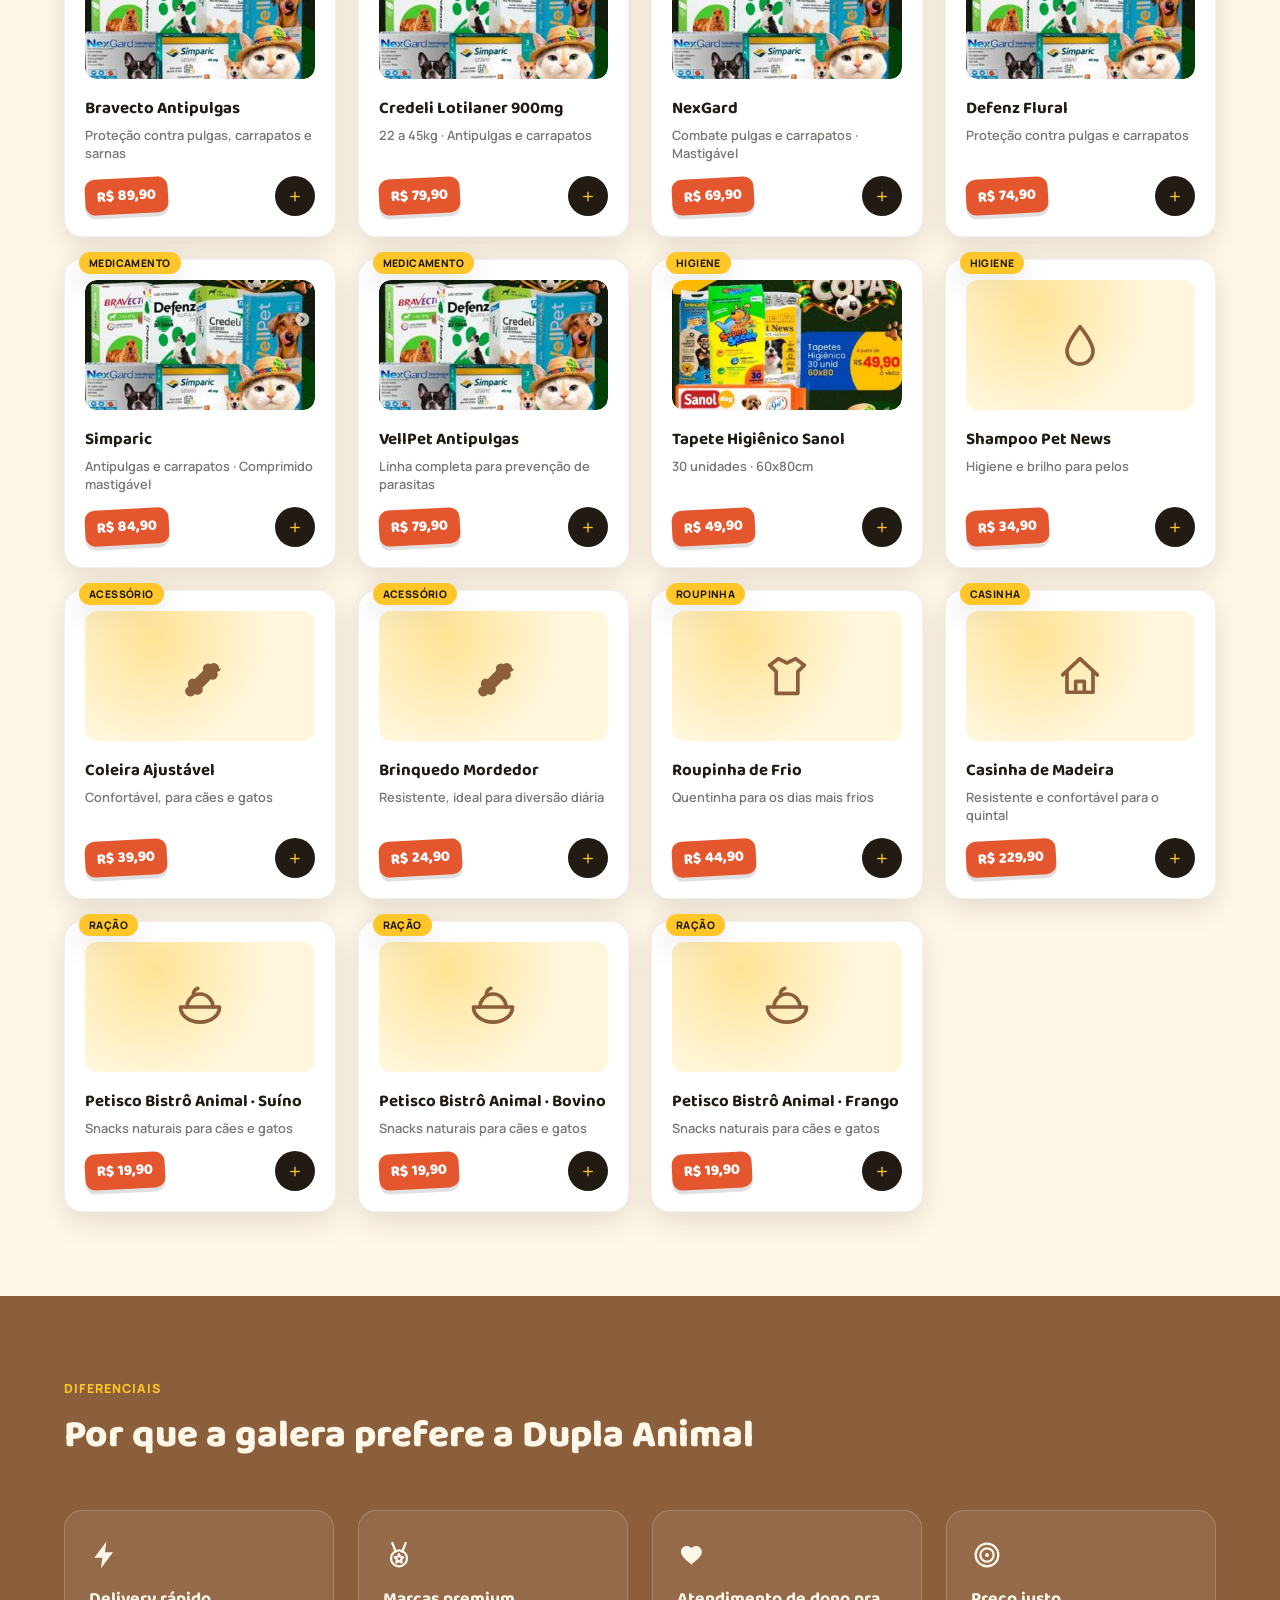
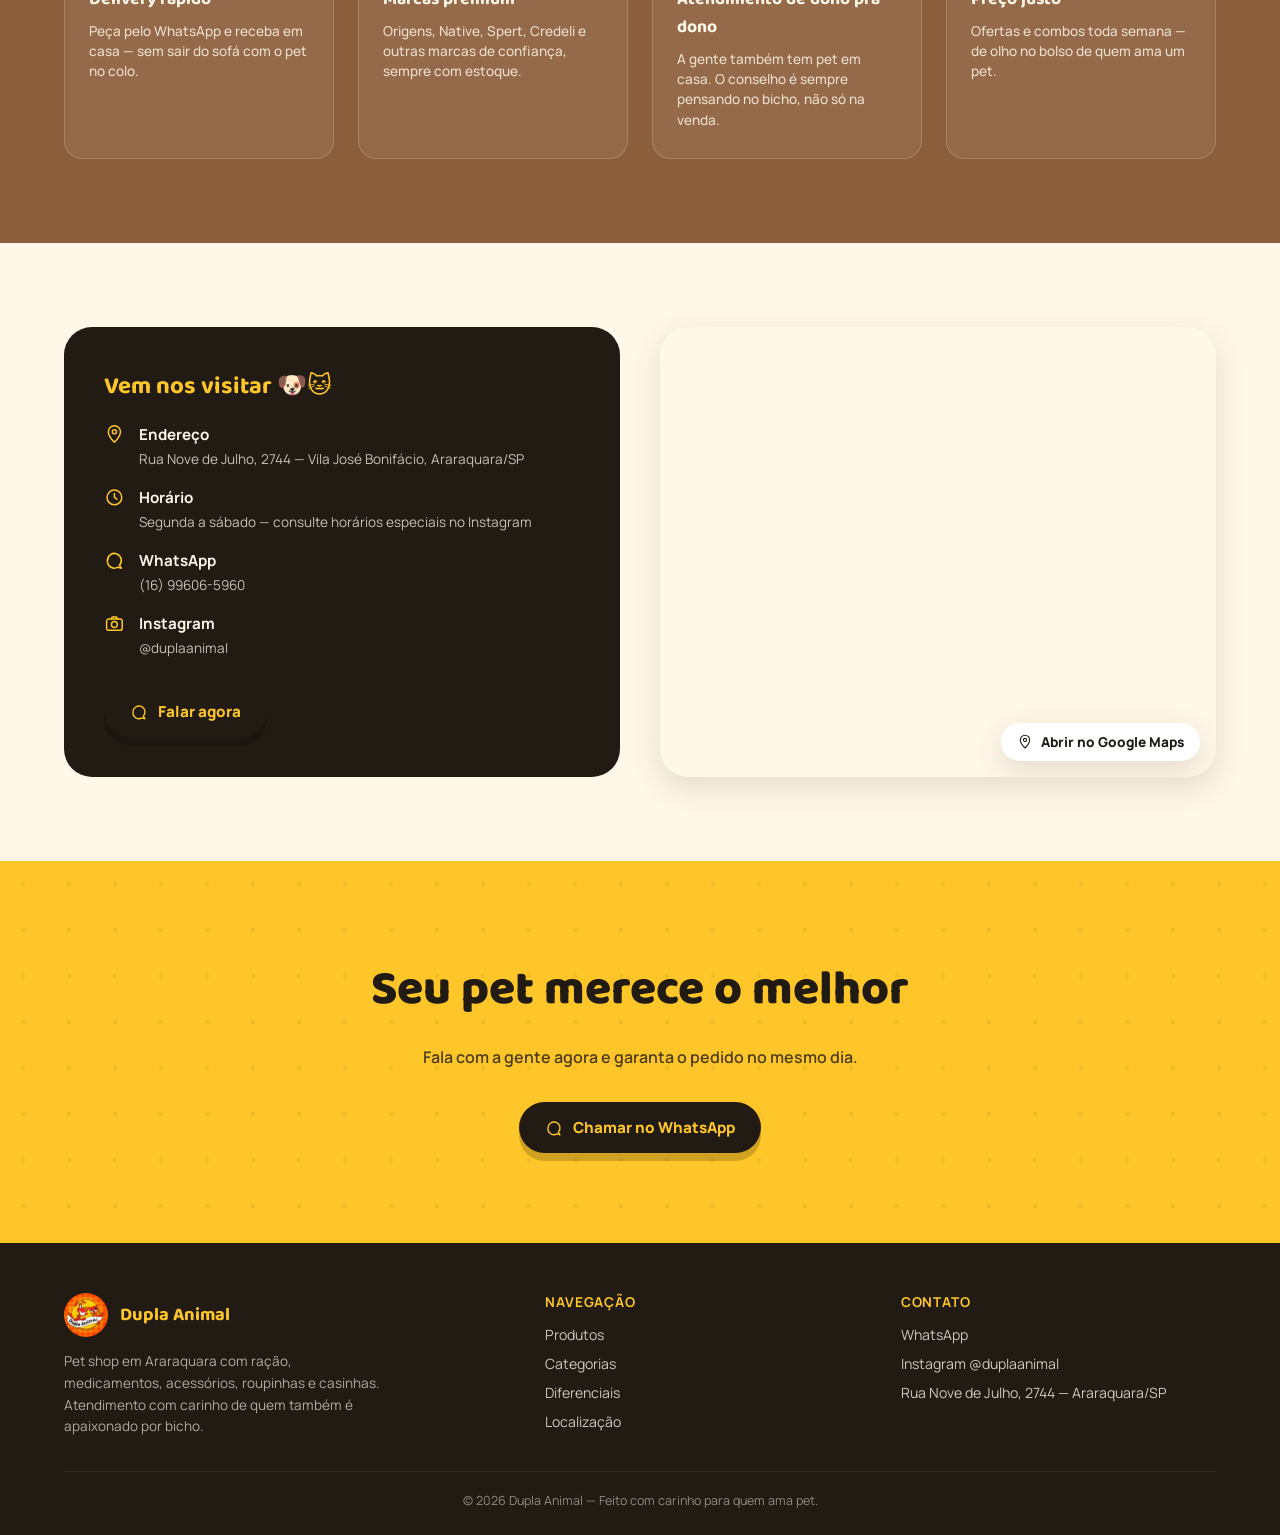
<file: petshop.html>
<!DOCTYPE html>
<html lang="pt-BR">
<head>
<meta charset="UTF-8">
<meta name="viewport" content="width=device-width, initial-scale=1.0">
<title>Dupla Animal — Tudo para o seu pet</title>
<link rel="preconnect" href="https://fonts.googleapis.com">
<link href="https://fonts.googleapis.com/css2?family=Baloo+2:wght@500;600;700;800&family=Manrope:wght@400;500;600;700;800&display=swap" rel="stylesheet">
<style>
  :root{
    --yellow: #FFC629;
    --yellow-deep: #F5A800;
    --ember: #E4572E;
    --ink: #211B14;
    --cream: #FFF7E8;
    --wood: #8B5E3C;
    --white: #FFFFFF;
    --radius-lg: 28px;
    --radius-md: 18px;
    --radius-sm: 12px;
    --shadow-card: 0 10px 30px rgba(33,27,20,0.12);
    --font-display: 'Baloo 2', system-ui, sans-serif;
    --font-body: 'Manrope', system-ui, sans-serif;
  }
  *{box-sizing:border-box; margin:0; padding:0;}
  html{scroll-behavior:smooth;}
  body{
    font-family: var(--font-body);
    background: var(--cream);
    color: var(--ink);
    overflow-x:hidden;
  }
  img{max-width:100%; display:block;}
  a{color:inherit; text-decoration:none;}
  button{font-family:inherit; cursor:pointer; border:none;}

  /* paw print texture */
  .paw-bg{
    position:absolute; inset:0; pointer-events:none; opacity:0.06;
    background-image: radial-gradient(circle, var(--ink) 2px, transparent 2.5px);
    background-size: 46px 46px;
  }

  /* ---------- HEADER ---------- */
  header{
    position: sticky; top:0; z-index:100;
    background: var(--ink);
    padding: 14px clamp(20px,5vw,64px);
    display:flex; align-items:center; justify-content:space-between;
    box-shadow: 0 2px 18px rgba(0,0,0,0.18);
  }
  .brand{display:flex; align-items:center; gap:12px;}
  .brand img{width:48px; height:48px; border-radius:50%; border:2px solid var(--yellow);}
  .brand-name{font-family:var(--font-display); font-weight:800; font-size:1.25rem; color:var(--yellow); letter-spacing:0.3px;}
  .brand-tag{font-size:0.68rem; color:var(--cream); opacity:0.75; font-weight:500;}
  nav{display:flex; align-items:center; gap: clamp(14px,2vw,32px);}
  nav a{color:var(--cream); font-weight:600; font-size:0.92rem; opacity:0.85; transition:opacity .2s, color .2s;}
  nav a:hover{opacity:1; color:var(--yellow);}
  .nav-links{display:flex; gap:28px;}
  .cta-header{
    background: var(--yellow); color:var(--ink); font-weight:800;
    padding:10px 20px; border-radius:999px; font-size:0.88rem;
    display:flex; align-items:center; gap:8px;
    transition: transform .18s ease, background .18s ease;
  }
  .cta-header:hover{ background:var(--white); transform: translateY(-2px);}
  .menu-toggle{display:none; background:none; color:var(--yellow); font-size:1.6rem;}

  /* ---------- HERO ---------- */
  .hero{
    position:relative;
    background: var(--yellow);
    padding: 72px clamp(20px,5vw,64px) 100px;
    overflow:hidden;
  }
  .hero-inner{
    display:grid; grid-template-columns: 1.1fr 0.9fr; gap:40px; align-items:center;
    max-width:1280px; margin:0 auto; position:relative; z-index:2;
  }
  .eyebrow{
    display:inline-flex; align-items:center; gap:8px;
    background: var(--ink); color:var(--yellow);
    font-weight:700; font-size:0.78rem; letter-spacing:0.06em; text-transform:uppercase;
    padding:8px 16px; border-radius:999px; margin-bottom:22px;
  }
  .eyebrow .dot{width:7px; height:7px; border-radius:50%; background:var(--ember); animation:pulse 1.6s infinite;}
  @keyframes pulse{0%,100%{opacity:1; transform:scale(1);} 50%{opacity:0.4; transform:scale(0.7);}}
  h1{
    font-family: var(--font-display); font-weight:800;
    font-size: clamp(2.4rem, 4.4vw, 3.7rem); line-height:1.05; color:var(--ink);
    margin-bottom:20px;
  }
  h1 span{color:var(--white); -webkit-text-stroke: 2px var(--ink); text-shadow: 4px 4px 0 var(--ember);}
  .hero p.lead{
    font-size:1.08rem; color: rgba(33,27,20,0.82); max-width:480px; margin-bottom:32px; font-weight:500; line-height:1.55;
  }
  .hero-ctas{display:flex; gap:14px; flex-wrap:wrap; margin-bottom:38px;}
  .btn-primary, .btn-secondary{
    padding:15px 26px; border-radius:999px; font-weight:800; font-size:0.95rem;
    display:inline-flex; align-items:center; gap:10px; transition: transform .2s ease, box-shadow .2s ease;
  }
  .btn-primary{background:var(--ink); color:var(--yellow); box-shadow: 0 8px 0 rgba(0,0,0,0.18);}
  .btn-primary:hover{transform: translateY(-3px); box-shadow: 0 11px 0 rgba(0,0,0,0.18);}
  .btn-secondary{background:var(--white); color:var(--ink); box-shadow: 0 8px 0 rgba(255,255,255,0.5), inset 0 0 0 2px var(--ink);}
  .btn-secondary:hover{transform: translateY(-3px);}
  .hero-stats{display:flex; gap:28px; flex-wrap:wrap;}
  .stat b{font-family:var(--font-display); font-size:1.5rem; display:block; color:var(--ink);}
  .stat span{font-size:0.78rem; font-weight:600; color:rgba(33,27,20,0.65);}

  .hero-art{position:relative; height:440px;}
  .badge-photo{
    position:absolute; left:50%; top:50%; transform:translate(-50%,-50%);
    width:280px; height:280px; border-radius:50%;
    border: 6px solid var(--ink); box-shadow: var(--shadow-card);
    overflow:hidden; background:var(--white); z-index:3;
  }
  .badge-photo img{width:100%; height:100%; object-fit:cover;}
  .float-tag{
    position:absolute; background:var(--white); border-radius:var(--radius-sm);
    padding:10px 14px; box-shadow: var(--shadow-card); font-weight:800; font-family:var(--font-display);
    display:flex; flex-direction:column; align-items:center; z-index:4; transition: transform .15s ease;
  }
  .float-tag small{font-family:var(--font-body); font-weight:700; font-size:0.62rem; color:var(--wood); text-transform:uppercase;}
  .float-tag .price{color:var(--ember); font-size:1.05rem;}
  .tag-1{top:6%; left:2%;}
  .tag-2{bottom:10%; left:0%;}
  .tag-3{top:12%; right:0%;}
  .tag-4{bottom:2%; right:8%;}
  .paw-float{position:absolute; opacity:0.5; z-index:1;}
  .paw-a{top:2%; right:30%; width:34px;}
  .paw-b{bottom:18%; left:32%; width:26px;}

  /* ---------- CATEGORY STRIP ---------- */
  .categories{
    background: var(--ink); padding: 34px clamp(20px,5vw,64px);
  }
  .cat-scroll{
    display:flex; gap:22px; max-width:1280px; margin:0 auto; overflow-x:auto; padding-bottom:4px;
    scrollbar-width:none;
  }
  .cat-scroll::-webkit-scrollbar{display:none;}
  .cat-chip{
    flex:0 0 auto; display:flex; flex-direction:column; align-items:center; gap:10px;
    cursor:pointer; opacity:0.82; transition: opacity .2s ease, transform .2s ease;
  }
  .cat-chip:hover{opacity:1; transform:translateY(-3px);}
  .cat-chip.active{opacity:1;}
  /* svg icon sizing */
  svg{display:block;}
  .cat-circle{
    width:64px; height:64px; border-radius:50%; background:var(--yellow);
    display:flex; align-items:center; justify-content:center;
    border:3px solid transparent; transition:border-color .2s ease; color:var(--ink);
  }
  .cat-circle svg{width:28px; height:28px;}
  .product-icon{color:var(--wood);}
  .product-icon svg{width:52px; height:52px; position:relative; z-index:1;}
  .why-card .ic svg{width:2rem; height:2rem;}
  .loc-row .ic svg{width:1.3rem; height:1.3rem; color:var(--yellow);}
  .map-pin .pin-ic svg{width:2rem; height:2rem; color:var(--ember); margin:0 auto;}
  .cart-fab .ic svg{width:26px; height:26px;}
  .btn-ic svg{width:18px; height:18px;}
  .btn-ic{display:inline-flex; align-items:center;}
  footer .footer-brand .ic svg{width:20px; height:20px;}

  .cat-chip.active .cat-circle{border-color:var(--white);}
  .cat-chip span{font-size:0.76rem; font-weight:700; color:var(--cream);}

  /* ---------- SECTION HEADERS ---------- */
  .section{padding: 84px clamp(20px,5vw,64px); max-width:1280px; margin:0 auto;}
  .section-head{display:flex; justify-content:space-between; align-items:flex-end; gap:20px; margin-bottom:44px; flex-wrap:wrap;}
  .section-head h2{font-family:var(--font-display); font-size: clamp(1.8rem, 3vw, 2.5rem); font-weight:800;}
  .section-head p{color:rgba(33,27,20,0.65); font-weight:600; max-width:420px;}
  .section-eyebrow{font-weight:800; color:var(--ember); text-transform:uppercase; font-size:0.78rem; letter-spacing:0.08em; margin-bottom:8px; display:block;}

  /* ---------- PRODUCTS ---------- */
  .filter-bar{display:flex; gap:10px; flex-wrap:wrap; margin-bottom:36px;}
  .filter-btn{
    padding:9px 18px; border-radius:999px; background:var(--white); font-weight:700; font-size:0.85rem;
    box-shadow: inset 0 0 0 2px rgba(33,27,20,0.12); transition: all .18s ease;
  }
  .filter-btn.active, .filter-btn:hover{background:var(--ink); color:var(--yellow); box-shadow:none;}

  .product-grid{
    display:grid; grid-template-columns: repeat(auto-fill, minmax(230px,1fr)); gap:22px;
  }
  .product-card{
    background:var(--white); border-radius:var(--radius-md); padding:20px; position:relative;
    box-shadow: var(--shadow-card); transition: transform .25s ease, box-shadow .25s ease;
    display:flex; flex-direction:column; border:1px solid rgba(33,27,20,0.06);
  }
  .product-card:hover{transform: translateY(-8px) rotate(-0.6deg); box-shadow: 0 18px 34px rgba(33,27,20,0.18);}
  .product-icon{
    width:100%; height:130px; border-radius:var(--radius-sm); background:rgba(255,198,41,0.16);
    display:flex; align-items:center; justify-content:center; font-size:3.2rem; margin-bottom:16px;
    position:relative; overflow:hidden;
  }
  .product-icon::after{
    content:''; position:absolute; inset:0; background: radial-gradient(circle at 30% 20%, rgba(255,198,41,0.4), transparent 60%);
  }
  .product-icon.has-photo::after{display:none;}
  .product-icon.has-photo{background:var(--white);}
  .product-icon img{width:100%; height:100%; object-fit:cover; border-radius:var(--radius-sm);}
  .product-card h3{font-family:var(--font-display); font-size:1.05rem; margin-bottom:4px;}
  .product-card .desc{font-size:0.8rem; color:rgba(33,27,20,0.6); font-weight:600; margin-bottom:14px; flex-grow:1;}
  .product-footer{display:flex; align-items:center; justify-content:space-between; gap:10px;}
  .price-sticker{
    background:var(--ember); color:var(--white); font-family:var(--font-display); font-weight:800;
    padding:6px 12px; border-radius:10px; font-size:0.95rem; transform:rotate(-3deg); box-shadow:0 4px 0 rgba(0,0,0,0.12);
  }
  .add-btn{
    width:40px; height:40px; border-radius:50%; background:var(--ink); color:var(--yellow); font-size:1.3rem;
    display:flex; align-items:center; justify-content:center; transition: transform .2s ease, background .2s ease;
  }
  .add-btn:hover{background:var(--ember); transform: scale(1.1) rotate(90deg);}
  .badge-corner{
    position:absolute; top:-8px; left:14px; background:var(--yellow); color:var(--ink);
    font-size:0.65rem; font-weight:800; padding:4px 10px; border-radius:999px;
    box-shadow: var(--shadow-card); text-transform:uppercase; letter-spacing:0.04em;
  }

  /* ---------- WHY US ---------- */
  .why{background:var(--wood); position:relative; overflow:hidden;}
  .why .section-head h2, .why .section-head p{color:var(--cream);}
  .why .section-head p{opacity:0.85;}
  .why-grid{display:grid; grid-template-columns:repeat(auto-fit,minmax(220px,1fr)); gap:24px;}
  .why-card{
    background: rgba(255,247,232,0.08); border:1.5px solid rgba(255,247,232,0.18); border-radius:var(--radius-md);
    padding:28px 24px; color:var(--cream); backdrop-filter: blur(4px); transition: background .2s ease, transform .2s ease;
  }
  .why-card:hover{background:rgba(255,198,41,0.14); transform:translateY(-6px);}
  .why-card .ic{font-size:2rem; margin-bottom:14px;}
  .why-card h3{font-family:var(--font-display); font-size:1.1rem; margin-bottom:8px;}
  .why-card p{font-size:0.85rem; opacity:0.82; line-height:1.5; font-weight:500;}

  /* ---------- LOCATION ---------- */
  .location{background:var(--cream);}
  .loc-grid{display:grid; grid-template-columns:1fr 1fr; gap:40px; align-items:center;}
  .loc-card{
    background:var(--ink); color:var(--cream); border-radius:var(--radius-lg); padding:40px; position:relative; overflow:hidden;
  }
  .loc-card h3{font-family:var(--font-display); color:var(--yellow); font-size:1.5rem; margin-bottom:18px;}
  .loc-row{display:flex; gap:14px; margin-bottom:18px; align-items:flex-start;}
  .loc-row .ic{font-size:1.3rem;}
  .loc-row div b{display:block; font-size:0.95rem; margin-bottom:2px;}
  .loc-row div span{font-size:0.85rem; opacity:0.75;}
  .map-visual{
    height:100%; min-height:340px; border-radius:var(--radius-lg);
    position:relative; box-shadow:var(--shadow-card); overflow:hidden; background:var(--cream);
  }
  .map-visual iframe{width:100%; height:100%; min-height:340px; border:0; display:block; filter: saturate(1.05);}
  .map-open{
    position:absolute; bottom:16px; right:16px; z-index:2;
    background:var(--white); color:var(--ink); font-weight:800; font-size:0.85rem;
    padding:10px 16px; border-radius:999px; box-shadow:var(--shadow-card);
    display:flex; align-items:center; gap:8px; transition: transform .2s ease;
  }
  .map-open:hover{transform: translateY(-2px);}
  .map-open svg{width:16px; height:16px;}

  /* ---------- FOOTER CTA ---------- */
  .final-cta{
    background: var(--yellow); text-align:center; padding: 90px clamp(20px,5vw,64px); position:relative; overflow:hidden;
  }
  .final-cta h2{font-family:var(--font-display); font-size:clamp(2rem,4vw,3rem); font-weight:800; margin-bottom:18px;}
  .final-cta p{font-weight:600; margin-bottom:34px; opacity:0.8;}

  footer{background:var(--ink); color:var(--cream); padding:50px clamp(20px,5vw,64px) 26px;}
  .footer-grid{display:grid; grid-template-columns:1.4fr 1fr 1fr; gap:40px; max-width:1280px; margin:0 auto 30px;}
  .footer-brand{display:flex; align-items:center; gap:12px; margin-bottom:14px;}
  .footer-brand img{width:44px; height:44px; border-radius:50%;}
  .footer-brand b{font-family:var(--font-display); color:var(--yellow); font-size:1.15rem;}
  footer p.about{font-size:0.85rem; opacity:0.65; max-width:320px; line-height:1.6;}
  footer h4{font-size:0.85rem; text-transform:uppercase; letter-spacing:0.06em; color:var(--yellow); margin-bottom:14px;}
  footer ul{list-style:none;}
  footer li{margin-bottom:10px; font-size:0.88rem; opacity:0.78;}
  footer li a:hover{opacity:1; color:var(--yellow);}
  .footer-bottom{border-top:1px solid rgba(255,247,232,0.12); padding-top:20px; text-align:center; font-size:0.78rem; opacity:0.5; max-width:1280px; margin:0 auto;}

  /* ---------- CART ---------- */
  .cart-fab{
    position:fixed; bottom:24px; right:24px; z-index:200;
    background:var(--ink); color:var(--yellow); width:64px; height:64px; border-radius:50%;
    display:flex; align-items:center; justify-content:center; font-size:1.6rem; box-shadow: 0 10px 24px rgba(0,0,0,0.3);
    transition: transform .2s ease;
  }
  .cart-fab:hover{transform: scale(1.08);}
  .cart-count{
    position:absolute; top:-4px; right:-4px; background:var(--ember); color:var(--white); font-size:0.72rem; font-weight:800;
    width:24px; height:24px; border-radius:50%; display:flex; align-items:center; justify-content:center; border:2px solid var(--cream);
  }
  .cart-drawer{
    position:fixed; top:0; right:-420px; width:min(400px,92vw); height:100%; background:var(--white); z-index:300;
    box-shadow: -10px 0 40px rgba(0,0,0,0.2); transition: right .32s ease; display:flex; flex-direction:column;
  }
  .cart-drawer.open{right:0;}
  .cart-head{background:var(--ink); color:var(--yellow); padding:22px 24px; display:flex; justify-content:space-between; align-items:center;}
  .cart-head h3{font-family:var(--font-display); font-size:1.2rem;}
  .cart-head button{background:none; color:var(--yellow); font-size:1.4rem;}
  .cart-items{flex-grow:1; overflow-y:auto; padding:18px 24px;}
  .cart-empty{text-align:center; padding:60px 20px; opacity:0.5; font-weight:600;}
  .cart-item{display:flex; gap:12px; align-items:center; padding:12px 0; border-bottom:1px solid rgba(33,27,20,0.08);}
  .cart-item .ic{width:48px; height:48px; border-radius:10px; background:var(--cream); display:flex; align-items:center; justify-content:center; font-size:1.5rem; flex-shrink:0;}
  .cart-item .info{flex-grow:1;}
  .cart-item .info b{display:block; font-size:0.88rem;}
  .cart-item .info span{font-size:0.78rem; color:var(--ember); font-weight:700;}
  .cart-item .qty{display:flex; align-items:center; gap:8px;}
  .cart-item .qty button{width:24px; height:24px; border-radius:50%; background:var(--cream); font-weight:800;}
  .cart-item .remove{background:none; color:rgba(33,27,20,0.4); font-size:0.75rem; text-decoration:underline; margin-top:4px;}
  .cart-foot{padding:22px 24px; border-top:2px solid var(--cream);}
  .cart-total{display:flex; justify-content:space-between; font-family:var(--font-display); font-weight:800; font-size:1.15rem; margin-bottom:16px;}
  .cart-checkout{
    width:100%; background:#25D366; color:var(--white); padding:15px; border-radius:14px; font-weight:800; font-size:0.95rem;
    display:flex; align-items:center; justify-content:center; gap:10px; transition: transform .2s ease;
  }
  .cart-checkout:hover{transform:translateY(-2px);}
  .overlay{position:fixed; inset:0; background:rgba(33,27,20,0.5); z-index:250; opacity:0; pointer-events:none; transition:opacity .3s ease;}
  .overlay.show{opacity:1; pointer-events:all;}
  .toast{
    position:fixed; bottom:100px; right:24px; background:var(--ink); color:var(--yellow); padding:14px 20px; border-radius:14px;
    font-weight:700; font-size:0.85rem; z-index:400; box-shadow:var(--shadow-card); transform:translateY(20px); opacity:0; transition:all .3s ease; pointer-events:none;
  }
  .toast.show{transform:translateY(0); opacity:1;}

  @media (max-width: 900px){
    .nav-links{display:none;}
    .menu-toggle{display:block;}
    .hero-inner{grid-template-columns:1fr;}
    .hero-art{height:320px; margin-top:20px;}
    .loc-grid{grid-template-columns:1fr;}
    .footer-grid{grid-template-columns:1fr; gap:26px;}
  }
  @media (prefers-reduced-motion: reduce){
    *{animation:none !important; transition:none !important;}
  }
</style>
</head>
<body>

<div class="overlay" id="overlay"></div>

<header>
  <div class="brand">
    <img src="[data-uri]" alt="Dupla Animal">
    <div>
      <div class="brand-name">Dupla Animal</div>
      <div class="brand-tag">Temos tudo para o seu pet 🐾</div>
    </div>
  </div>
  <nav>
    <div class="nav-links">
      <a href="#produtos">Produtos</a>
      <a href="#categorias">Categorias</a>
      <a href="#porque">Por que a gente</a>
      <a href="#local">Localização</a>
    </div>
    <a class="cta-header" href="https://wa.me/5516996065960" target="_blank"><span class="ic btn-ic" data-icon="chat"></span> WhatsApp</a>
  </nav>
</header>

<section class="hero">
  <div class="paw-bg"></div>
  <div class="hero-inner">
    <div>
      <div class="eyebrow"><span class="dot"></span> Araraquara · SP · Loja física e delivery</div>
      <h1>Tudo que seu <span>pet</span> ama, num só lugar.</h1>
      <p class="lead">Ração premium, remédios, roupinhas, acessórios e casinhas — com entrega rápida e aquele carinho de quem também tem pet em casa.</p>
      <div class="hero-ctas">
        <a class="btn-primary" href="#produtos"><span class="ic btn-ic" data-icon="cart"></span> Ver produtos</a>
        <a class="btn-secondary" href="https://wa.me/5516996065960" target="_blank"><span class="ic btn-ic" data-icon="chat"></span> Chamar no WhatsApp</a>
      </div>
      <div class="hero-stats">
        <div class="stat"><b>1.065+</b><span>Posts &amp; novidades</span></div>
        <div class="stat"><b>1.217+</b><span>Seguidores no Insta</span></div>
        <div class="stat"><b>6</b><span>Categorias de produto</span></div>
      </div>
    </div>
    <div class="hero-art" id="heroArt">
      <div class="badge-photo"><img src="[data-uri]" alt="Logo Dupla Animal"></div>
      <div class="float-tag tag-1"><small>Ração 15kg</small><span class="price">R$ 149,90</span></div>
      <div class="float-tag tag-2"><small>Antipulgas</small><span class="price">-20%</span></div>
      <div class="float-tag tag-3"><small>Tapete Higiênico</small><span class="price">R$ 49,90</span></div>
      <div class="float-tag tag-4"><small>Delivery</small><span class="price">Rápido</span></div>
      <svg class="paw-float paw-a" viewBox="0 0 64 64"><g fill="#211B14"><circle cx="20" cy="18" r="7"/><circle cx="44" cy="18" r="7"/><circle cx="10" cy="36" r="6"/><circle cx="54" cy="36" r="6"/><ellipse cx="32" cy="46" rx="16" ry="13"/></g></svg>
      <svg class="paw-float paw-b" viewBox="0 0 64 64"><g fill="#E4572E"><circle cx="20" cy="18" r="7"/><circle cx="44" cy="18" r="7"/><circle cx="10" cy="36" r="6"/><circle cx="54" cy="36" r="6"/><ellipse cx="32" cy="46" rx="16" ry="13"/></g></svg>
    </div>
  </div>
</section>

<section class="categories" id="categorias">
  <div class="cat-scroll" id="catStrip">
    <div class="cat-chip active" data-cat="todos"><div class="cat-circle" data-icon="paw"></div><span>Todos</span></div>
    <div class="cat-chip" data-cat="racao"><div class="cat-circle" data-icon="bowl"></div><span>Ração</span></div>
    <div class="cat-chip" data-cat="medicamentos"><div class="cat-circle" data-icon="pill"></div><span>Medicamentos</span></div>
    <div class="cat-chip" data-cat="higiene"><div class="cat-circle" data-icon="drop"></div><span>Higiene</span></div>
    <div class="cat-chip" data-cat="acessorios"><div class="cat-circle" data-icon="bone"></div><span>Acessórios</span></div>
    <div class="cat-chip" data-cat="roupinhas"><div class="cat-circle" data-icon="shirt"></div><span>Roupinhas</span></div>
    <div class="cat-chip" data-cat="casinhas"><div class="cat-circle" data-icon="house"></div><span>Casinhas</span></div>
  </div>
</section>

<section class="section" id="produtos">
  <div class="section-head">
    <div>
      <span class="section-eyebrow">Vitrine</span>
      <h2>Os queridinhos da loja</h2>
      <p>Clique nas categorias acima ou nos filtros para achar rapidinho o que seu pet precisa.</p>
    </div>
  </div>
  <div class="filter-bar" id="filterBar">
    <button class="filter-btn active" data-cat="todos">Todos</button>
    <button class="filter-btn" data-cat="racao">Ração</button>
    <button class="filter-btn" data-cat="medicamentos">Medicamentos</button>
    <button class="filter-btn" data-cat="higiene">Higiene</button>
    <button class="filter-btn" data-cat="acessorios">Acessórios</button>
    <button class="filter-btn" data-cat="roupinhas">Roupinhas</button>
    <button class="filter-btn" data-cat="casinhas">Casinhas</button>
  </div>
  <div class="product-grid" id="productGrid"></div>
</section>

<section class="section why" id="porque">
  <div class="section-head">
    <div>
      <span class="section-eyebrow" style="color:var(--yellow);">Diferenciais</span>
      <h2>Por que a galera prefere a Dupla Animal</h2>
    </div>
  </div>
  <div class="why-grid">
    <div class="why-card"><div class="ic" data-icon="bolt"></div><h3>Delivery rápido</h3><p>Peça pelo WhatsApp e receba em casa — sem sair do sofá com o pet no colo.</p></div>
    <div class="why-card"><div class="ic" data-icon="medal"></div><h3>Marcas premium</h3><p>Origens, Native, Spert, Credeli e outras marcas de confiança, sempre com estoque.</p></div>
    <div class="why-card"><div class="ic" data-icon="heart"></div><h3>Atendimento de dono pra dono</h3><p>A gente também tem pet em casa. O conselho é sempre pensando no bicho, não só na venda.</p></div>
    <div class="why-card"><div class="ic" data-icon="target"></div><h3>Preço justo</h3><p>Ofertas e combos toda semana — de olho no bolso de quem ama um pet.</p></div>
  </div>
</section>

<section class="section location" id="local">
  <div class="loc-grid">
    <div class="loc-card">
      <h3>Vem nos visitar 🐶🐱</h3>
      <div class="loc-row"><div class="ic" data-icon="pin"></div><div><b>Endereço</b><span>Rua Nove de Julho, 2744 — Vila José Bonifácio, Araraquara/SP</span></div></div>
      <div class="loc-row"><div class="ic" data-icon="clock"></div><div><b>Horário</b><span>Segunda a sábado — consulte horários especiais no Instagram</span></div></div>
      <div class="loc-row"><div class="ic" data-icon="chat"></div><div><b>WhatsApp</b><span>(16) 99606-5960</span></div></div>
      <div class="loc-row"><div class="ic" data-icon="camera"></div><div><b>Instagram</b><span>@duplaanimal</span></div></div>
      <a class="btn-primary" style="margin-top:10px;" href="https://wa.me/5516996065960" target="_blank"><span class="ic btn-ic" data-icon="chat"></span> Falar agora</a>
    </div>
    <div class="map-visual">
      <iframe src="https://maps.google.com/maps?q=Rua+Nove+de+Julho+2744+Vila+Jos%C3%A9+Bonif%C3%A1cio+Araraquara+SP&z=16&output=embed" loading="lazy" allowfullscreen referrerpolicy="no-referrer-when-downgrade" title="Mapa Dupla Animal"></iframe>
      <a class="map-open" href="https://www.google.com/maps/search/?api=1&query=Rua+Nove+de+Julho+2744+Araraquara" target="_blank"><span data-icon="pinBig"></span> Abrir no Google Maps</a>
    </div>
  </div>
</section>

<section class="final-cta">
  <div class="paw-bg"></div>
  <h2>Seu pet merece o melhor</h2>
  <p>Fala com a gente agora e garanta o pedido no mesmo dia.</p>
  <a class="btn-primary" href="https://wa.me/5516996065960" target="_blank"><span class="ic btn-ic" data-icon="chat"></span> Chamar no WhatsApp</a>
</section>

<footer>
  <div class="footer-grid">
    <div>
      <div class="footer-brand"><img src="[data-uri]" alt="Dupla Animal"><b>Dupla Animal</b></div>
      <p class="about">Pet shop em Araraquara com ração, medicamentos, acessórios, roupinhas e casinhas. Atendimento com carinho de quem também é apaixonado por bicho.</p>
    </div>
    <div>
      <h4>Navegação</h4>
      <ul>
        <li><a href="#produtos">Produtos</a></li>
        <li><a href="#categorias">Categorias</a></li>
        <li><a href="#porque">Diferenciais</a></li>
        <li><a href="#local">Localização</a></li>
      </ul>
    </div>
    <div>
      <h4>Contato</h4>
      <ul>
        <li><a href="https://wa.me/5516996065960" target="_blank">WhatsApp</a></li>
        <li><a href="https://instagram.com/duplaanimal" target="_blank">Instagram @duplaanimal</a></li>
        <li>Rua Nove de Julho, 2744 — Araraquara/SP</li>
      </ul>
    </div>
  </div>
  <div class="footer-bottom">© 2026 Dupla Animal — Feito com carinho para quem ama pet.</div>
</footer>

<div class="cart-fab" id="cartFab"><div class="ic" data-icon="cart"></div><div class="cart-count" id="cartCount">0</div></div>
<div class="cart-drawer" id="cartDrawer">
  <div class="cart-head"><h3>Seu carrinho</h3><button id="closeCart">✕</button></div>
  <div class="cart-items" id="cartItems"><div class="cart-empty">Seu carrinho está vazio 🐾<br>Adicione produtos da vitrine!</div></div>
  <div class="cart-foot">
    <div class="cart-total"><span>Total</span><span id="cartTotal">R$ 0,00</span></div>
    <a class="cart-checkout" id="checkoutBtn" href="#" target="_blank"><span class="ic btn-ic" data-icon="chat"></span> Finalizar no WhatsApp</a>
  </div>
</div>
<div class="toast" id="toast"></div>

<script>
// ---- Icon system (inline SVG, no font/emoji dependency) ----
const ICONS = {
  paw: '<svg viewBox="0 0 24 24" fill="currentColor"><circle cx="7.2" cy="7.5" r="2.1"/><circle cx="12" cy="5.8" r="2.1"/><circle cx="16.8" cy="7.5" r="2.1"/><circle cx="19.2" cy="12" r="1.9"/><path d="M12 12.5c-3.4 0-6.2 2.4-6.2 5.4 0 1.7 1.5 2.9 3.2 2.5.9-.2 1.9-.2 2.8 0 .1 0 .1 0 .2 0 1 .2 1.9.2 2.8 0 1.7.4 3.2-.8 3.2-2.5.1-3-2.7-5.4-6-5.4z"/></svg>',
  bowl: '<svg viewBox="0 0 24 24" fill="none" stroke="currentColor" stroke-width="1.7" stroke-linecap="round" stroke-linejoin="round"><path d="M3 12h18c0 4-4 7-9 7s-9-3-9-7z"/><path d="M6 12c0-3 2.5-6 6-6s6 3 6 6"/><path d="M9 6.2c0-1.3.8-2.4 2-2.8"/></svg>',
  pill: '<svg viewBox="0 0 24 24" fill="none" stroke="currentColor" stroke-width="1.7" stroke-linecap="round" stroke-linejoin="round"><rect x="3.5" y="9" width="17" height="7.4" rx="3.7" transform="rotate(-38 12 12.7)"/><line x1="10.6" y1="8.2" x2="14" y2="16.4"/></svg>',
  drop: '<svg viewBox="0 0 24 24" fill="none" stroke="currentColor" stroke-width="1.7" stroke-linecap="round" stroke-linejoin="round"><path d="M12 3.5S6 10.8 6 14.8a6 6 0 0012 0C18 10.8 12 3.5 12 3.5z"/></svg>',
  bone: '<svg viewBox="0 0 24 24" fill="currentColor"><path d="M20.8 8.6a2.4 2.4 0 00-3.9-2 2.4 2.4 0 00-3.6 2c0 .3.1.6.2.9L9.6 13.4a2.6 2.6 0 00-.9-.2 2.4 2.4 0 00-2 3.6 2.4 2.4 0 102.9 3.5 2.4 2.4 0 003.5-2.9l3.9-3.9c.3.1.6.2.9.2a2.4 2.4 0 002-3.6 2.4 2.4 0 001.9-1.5z"/></svg>',
  shirt: '<svg viewBox="0 0 24 24" fill="none" stroke="currentColor" stroke-width="1.7" stroke-linecap="round" stroke-linejoin="round"><path d="M8 4l4 2 4-2 4 3-3 3v10H7V10L4 7z"/></svg>',
  house: '<svg viewBox="0 0 24 24" fill="none" stroke="currentColor" stroke-width="1.7" stroke-linecap="round" stroke-linejoin="round"><path d="M4 11.5L12 4l8 7.5"/><path d="M6 10v9.5h12V10"/><path d="M10 19.5v-5h4v5"/></svg>',
  cart: '<svg viewBox="0 0 24 24" fill="none" stroke="currentColor" stroke-width="1.8" stroke-linecap="round" stroke-linejoin="round"><circle cx="10" cy="20" r="1.3" fill="currentColor" stroke="none"/><circle cx="18" cy="20" r="1.3" fill="currentColor" stroke="none"/><path d="M2.5 3h2.4l2.1 11.4a2 2 0 002 1.6h8.6a2 2 0 002-1.6L21 7.2H6"/></svg>',
  chat: '<svg viewBox="0 0 24 24" fill="none" stroke="currentColor" stroke-width="1.8" stroke-linecap="round" stroke-linejoin="round"><path d="M4 12a8 8 0 1113.8 5.5L20 21l-4-1.2A8 8 0 014 12z"/></svg>',
  bolt: '<svg viewBox="0 0 24 24" fill="currentColor"><path d="M13 2L4 14h6l-1 8 9-12h-6l1-8z"/></svg>',
  medal: '<svg viewBox="0 0 24 24" fill="none" stroke="currentColor" stroke-width="1.7" stroke-linecap="round" stroke-linejoin="round"><circle cx="12" cy="14.5" r="6"/><path d="M9.5 9.5L7 3M14.5 9.5L17 3"/><path d="M12 11.3l1 2.1 2.3.3-1.7 1.6.4 2.3-2-1.1-2 1.1.4-2.3-1.7-1.6 2.3-.3z"/></svg>',
  heart: '<svg viewBox="0 0 24 24" fill="currentColor"><path d="M12 20.3l-1.4-1.3C5.6 14.9 3 12.6 3 9.6 3 7.2 4.9 5.3 7.3 5.3c1.4 0 2.7.6 3.5 1.7.8-1.1 2.2-1.7 3.5-1.7 2.4 0 4.3 1.9 4.3 4.3 0 3-2.6 5.3-7.6 9.4z"/></svg>',
  target: '<svg viewBox="0 0 24 24" fill="none" stroke="currentColor" stroke-width="1.7"><circle cx="12" cy="12" r="8.5"/><circle cx="12" cy="12" r="5"/><circle cx="12" cy="12" r="1.5" fill="currentColor" stroke="none"/></svg>',
  pin: '<svg viewBox="0 0 24 24" fill="none" stroke="currentColor" stroke-width="1.7" stroke-linecap="round" stroke-linejoin="round"><path d="M12 21s7-6.5 7-12a7 7 0 10-14 0c0 5.5 7 12 7 12z"/><circle cx="12" cy="9" r="2.4"/></svg>',
  pinBig: '<svg viewBox="0 0 24 24" fill="none" stroke="currentColor" stroke-width="1.6" stroke-linecap="round" stroke-linejoin="round"><path d="M12 21s7-6.5 7-12a7 7 0 10-14 0c0 5.5 7 12 7 12z"/><circle cx="12" cy="9" r="2.4"/></svg>',
  clock: '<svg viewBox="0 0 24 24" fill="none" stroke="currentColor" stroke-width="1.7" stroke-linecap="round" stroke-linejoin="round"><circle cx="12" cy="12" r="8.5"/><path d="M12 7.5V12l3 2"/></svg>',
  camera: '<svg viewBox="0 0 24 24" fill="none" stroke="currentColor" stroke-width="1.7" stroke-linecap="round" stroke-linejoin="round"><rect x="3" y="7" width="18" height="13" rx="2.5"/><path d="M8 7l1.6-2.5h4.8L16 7"/><circle cx="12" cy="13.3" r="3.4"/></svg>',
};
function icon(name){ return ICONS[name] || ''; }
function paintIcons(root){
  (root || document).querySelectorAll('[data-icon]').forEach(el => {
    if(!el.dataset.painted){ el.innerHTML = icon(el.dataset.icon); el.dataset.painted = "1"; }
  });
}

const CAT_ICON = {racao:"bowl", medicamentos:"pill", higiene:"drop", acessorios:"bone", roupinhas:"shirt", casinhas:"house"};

const PIMG = {
  spert: "[data-uri]",
  bummer: "[data-uri]",
  tapete: "[data-uri]",
  meds: "[data-uri]"
};

const products = [
  {id:1, name:"Ração Origens Class", desc:"Gatos castrados · Salmão e frango 10,1kg", cat:"racao", price:144.90},
  {id:2, name:"Ração Native Super Premium", desc:"Cães adultos · Alta performance 15kg", cat:"racao", price:149.90},
  {id:3, name:"Ração Spert Frango & Carne", desc:"Cães adultos todos os portes 15kg", cat:"racao", price:119.90, img:PIMG.spert},
  {id:4, name:"Ração Bummer Premium", desc:"Cães · Diferentes marcas disponíveis 15kg", cat:"racao", price:99.90, img:PIMG.bummer},
  {id:5, name:"Bravecto Antipulgas", desc:"Proteção contra pulgas, carrapatos e sarnas", cat:"medicamentos", price:89.90, img:PIMG.meds},
  {id:6, name:"Credeli Lotilaner 900mg", desc:"22 a 45kg · Antipulgas e carrapatos", cat:"medicamentos", price:79.90, img:PIMG.meds},
  {id:7, name:"NexGard", desc:"Combate pulgas e carrapatos · Mastigável", cat:"medicamentos", price:69.90, img:PIMG.meds},
  {id:15, name:"Defenz Flural", desc:"Proteção contra pulgas e carrapatos", cat:"medicamentos", price:74.90, img:PIMG.meds},
  {id:16, name:"Simparic", desc:"Antipulgas e carrapatos · Comprimido mastigável", cat:"medicamentos", price:84.90, img:PIMG.meds},
  {id:17, name:"VellPet Antipulgas", desc:"Linha completa para prevenção de parasitas", cat:"medicamentos", price:79.90, img:PIMG.meds},
  {id:8, name:"Tapete Higiênico Sanol", desc:"30 unidades · 60x80cm", cat:"higiene", price:49.90, img:PIMG.tapete},
  {id:9, name:"Shampoo Pet News", desc:"Higiene e brilho para pelos", cat:"higiene", price:34.90},
  {id:10, name:"Coleira Ajustável", desc:"Confortável, para cães e gatos", cat:"acessorios", price:39.90},
  {id:11, name:"Brinquedo Mordedor", desc:"Resistente, ideal para diversão diária", cat:"acessorios", price:24.90},
  {id:12, name:"Roupinha de Frio", desc:"Quentinha para os dias mais frios", cat:"roupinhas", price:44.90},
  {id:13, name:"Casinha de Madeira", desc:"Resistente e confortável para o quintal", cat:"casinhas", price:229.90},
  {id:14, name:"Petisco Bistrô Animal · Suíno", desc:"Snacks naturais para cães e gatos", cat:"racao", price:19.90},
  {id:18, name:"Petisco Bistrô Animal · Bovino", desc:"Snacks naturais para cães e gatos", cat:"racao", price:19.90},
  {id:19, name:"Petisco Bistrô Animal · Frango", desc:"Snacks naturais para cães e gatos", cat:"racao", price:19.90},
];

const grid = document.getElementById('productGrid');
function renderProducts(filter){
  grid.innerHTML = "";
  const list = filter === "todos" ? products : products.filter(p => p.cat === filter);
  list.forEach((p, i) => {
    const card = document.createElement('div');
    card.className = 'product-card';
    card.innerHTML = `
      <span class="badge-corner">${catLabel(p.cat)}</span>
      <div class="product-icon${p.img ? ' has-photo' : ''}">${p.img ? `<img src="${p.img}" alt="${p.name}" loading="lazy">` : icon(CAT_ICON[p.cat])}</div>
      <h3>${p.name}</h3>
      <div class="desc">${p.desc}</div>
      <div class="product-footer">
        <div class="price-sticker">R$ ${p.price.toFixed(2).replace('.', ',')}</div>
        <button class="add-btn" onclick="addToCart(${p.id})">+</button>
      </div>`;
    grid.appendChild(card);
  });
}
function catLabel(cat){
  const map = {racao:"Ração", medicamentos:"Medicamento", higiene:"Higiene", acessorios:"Acessório", roupinhas:"Roupinha", casinhas:"Casinha"};
  return map[cat] || cat;
}
renderProducts('todos');
paintIcons(document);

// filters (both category strip and filter bar stay in sync)
function setFilter(cat){
  document.querySelectorAll('.cat-chip').forEach(c => c.classList.toggle('active', c.dataset.cat === cat));
  document.querySelectorAll('.filter-btn').forEach(b => b.classList.toggle('active', b.dataset.cat === cat));
  renderProducts(cat);
}
document.querySelectorAll('.cat-chip').forEach(c => c.addEventListener('click', () => setFilter(c.dataset.cat)));
document.querySelectorAll('.filter-btn').forEach(b => b.addEventListener('click', () => setFilter(b.dataset.cat)));

// cart
let cart = [];
function addToCart(id){
  const p = products.find(x => x.id === id);
  const existing = cart.find(x => x.id === id);
  if(existing){ existing.qty++; } else { cart.push({...p, qty:1}); }
  updateCart();
  showToast(`${p.name} adicionado 🐾`);
}
function changeQty(id, delta){
  const item = cart.find(x => x.id === id);
  if(!item) return;
  item.qty += delta;
  if(item.qty <= 0) cart = cart.filter(x => x.id !== id);
  updateCart();
}
function removeItem(id){
  cart = cart.filter(x => x.id !== id);
  updateCart();
}
function updateCart(){
  const cartItems = document.getElementById('cartItems');
  const cartCount = document.getElementById('cartCount');
  const cartTotal = document.getElementById('cartTotal');
  const checkoutBtn = document.getElementById('checkoutBtn');
  const totalQty = cart.reduce((s,i) => s + i.qty, 0);
  const totalPrice = cart.reduce((s,i) => s + i.qty * i.price, 0);
  cartCount.textContent = totalQty;
  cartTotal.textContent = "R$ " + totalPrice.toFixed(2).replace('.', ',');
  if(cart.length === 0){
    cartItems.innerHTML = '<div class="cart-empty">Seu carrinho está vazio 🐾<br>Adicione produtos da vitrine!</div>';
  } else {
    cartItems.innerHTML = cart.map(i => `
      <div class="cart-item">
        <div class="ic">${icon(CAT_ICON[i.cat])}</div>
        <div class="info">
          <b>${i.name}</b>
          <span>R$ ${i.price.toFixed(2).replace('.', ',')}</span>
          <div class="qty">
            <button onclick="changeQty(${i.id}, -1)">−</button>
            <span>${i.qty}</span>
            <button onclick="changeQty(${i.id}, 1)">+</button>
          </div>
          <div class="remove" onclick="removeItem(${i.id})">remover</div>
        </div>
      </div>`).join('');
  }
  let msg = "Olá! Quero fazer um pedido na Dupla Animal:%0A";
  cart.forEach(i => { msg += `- ${i.qty}x ${i.name} (R$ ${(i.qty*i.price).toFixed(2).replace('.', ',')})%0A`; });
  msg += `Total: R$ ${totalPrice.toFixed(2).replace('.', ',')}`;
  checkoutBtn.href = `https://wa.me/5516996065960?text=${cart.length ? msg : 'Olá! Quero saber mais sobre os produtos da Dupla Animal.'}`;
}
updateCart();

const cartFab = document.getElementById('cartFab');
const cartDrawer = document.getElementById('cartDrawer');
const overlay = document.getElementById('overlay');
cartFab.addEventListener('click', () => { cartDrawer.classList.add('open'); overlay.classList.add('show'); });
document.getElementById('closeCart').addEventListener('click', closeDrawer);
overlay.addEventListener('click', closeDrawer);
function closeDrawer(){ cartDrawer.classList.remove('open'); overlay.classList.remove('show'); }

function showToast(text){
  const toast = document.getElementById('toast');
  toast.textContent = text;
  toast.classList.add('show');
  clearTimeout(window._toastTimer);
  window._toastTimer = setTimeout(() => toast.classList.remove('show'), 2200);
}

// parallax float tags in hero
const heroArt = document.getElementById('heroArt');
heroArt.addEventListener('mousemove', (e) => {
  const rect = heroArt.getBoundingClientRect();
  const x = (e.clientX - rect.left) / rect.width - 0.5;
  const y = (e.clientY - rect.top) / rect.height - 0.5;
  document.querySelectorAll('.float-tag').forEach((tag, i) => {
    const depth = (i + 1) * 8;
    tag.style.transform = `translate(${x * depth}px, ${y * depth}px)`;
  });
});
</script>
</body>
</html>
</file>
<file: styles.css>
:root{
  --yellow: #FFC629;
  --yellow-deep: #F5A800;
  --ember: #E4572E;
  --ink: #211B14;
  --cream: #FFF7E8;
  --wood: #8B5E3C;
  --white: #FFFFFF;
  --radius-lg: 28px;
  --radius-md: 18px;
  --radius-sm: 12px;
  --shadow-card: 0 10px 30px rgba(33,27,20,0.12);
  --font-display: 'Baloo 2', system-ui, sans-serif;
  --font-body: 'Manrope', system-ui, sans-serif;
}
*{box-sizing:border-box; margin:0; padding:0;}
html{scroll-behavior:smooth;}
body{
  font-family: var(--font-body);
  background: var(--cream);
  color: var(--ink);
  overflow-x:hidden;
}
img{max-width:100%; display:block;}
a{color:inherit; text-decoration:none;}
button{font-family:inherit; cursor:pointer; border:none; background:none;}
ul{list-style:none;}

.paw-bg{
  position:absolute; inset:0; pointer-events:none; opacity:0.06;
  background-image: radial-gradient(circle, var(--ink) 2px, transparent 2.5px);
  background-size: 46px 46px;
}

/* ---------- HEADER ---------- */
header{
  position: sticky; top:0; z-index:100;
  background: var(--ink);
  padding: 14px clamp(20px,5vw,64px);
  display:flex; align-items:center; justify-content:space-between;
  box-shadow: 0 2px 18px rgba(0,0,0,0.18);
}
.brand{display:flex; align-items:center; gap:12px;}
.brand img{width:48px; height:48px; border-radius:50%; border:2px solid var(--yellow); object-fit:cover;}
.brand-name{font-family:var(--font-display); font-weight:800; font-size:1.25rem; color:var(--yellow); letter-spacing:0.3px;}
.brand-tag{font-size:0.68rem; color:var(--cream); opacity:0.75; font-weight:500;}
nav{display:flex; align-items:center; gap: clamp(14px,2vw,32px);}
nav a{color:var(--cream); font-weight:600; font-size:0.92rem; opacity:0.85; transition:opacity .2s, color .2s;}
nav a:hover{opacity:1; color:var(--yellow);}
nav a.active{opacity:1; color:var(--yellow);}
.nav-links{display:flex; gap:28px; align-items:center;}
.nav-loja{
  background:var(--yellow); color:var(--ink) !important; font-weight:800; padding:9px 20px;
  border-radius:999px; opacity:1 !important; display:flex; align-items:center; gap:8px;
  transition: transform .18s ease, background .18s ease;
}
.nav-loja:hover{background:var(--white); transform:translateY(-2px); color:var(--ink) !important;}
.nav-loja svg{width:16px; height:16px;}
.cta-header{
  background: var(--yellow); color:var(--ink); font-weight:800;
  padding:10px 20px; border-radius:999px; font-size:0.88rem;
  display:flex; align-items:center; gap:8px;
  transition: transform .18s ease, background .18s ease;
}
.cta-header:hover{ background:var(--white); transform: translateY(-2px);}
.menu-toggle{display:none; background:none; color:var(--yellow); font-size:1.6rem;}

/* ---------- HERO ---------- */
.hero{
  position:relative;
  background: var(--yellow);
  padding: 72px clamp(20px,5vw,64px) 100px;
  overflow:hidden;
}
.hero-inner{
  display:grid; grid-template-columns: 1.1fr 0.9fr; gap:40px; align-items:center;
  max-width:1280px; margin:0 auto; position:relative; z-index:2;
}
.eyebrow{
  display:inline-flex; align-items:center; gap:8px;
  background: var(--ink); color:var(--yellow);
  font-weight:700; font-size:0.78rem; letter-spacing:0.06em; text-transform:uppercase;
  padding:8px 16px; border-radius:999px; margin-bottom:22px;
}
.eyebrow .dot{width:7px; height:7px; border-radius:50%; background:var(--ember); animation:pulse 1.6s infinite;}
@keyframes pulse{0%,100%{opacity:1; transform:scale(1);} 50%{opacity:0.4; transform:scale(0.7);}}
h1{
  font-family: var(--font-display); font-weight:800;
  font-size: clamp(2.4rem, 4.4vw, 3.7rem); line-height:1.05; color:var(--ink);
  margin-bottom:20px;
}
h1 span{color:var(--white); -webkit-text-stroke: 2px var(--ink); text-shadow: 4px 4px 0 var(--ember);}
.hero p.lead{
  font-size:1.08rem; color: rgba(33,27,20,0.82); max-width:480px; margin-bottom:32px; font-weight:500; line-height:1.55;
}
.hero-ctas{display:flex; gap:14px; flex-wrap:wrap; margin-bottom:38px;}
.btn-primary, .btn-secondary{
  padding:15px 26px; border-radius:999px; font-weight:800; font-size:0.95rem;
  display:inline-flex; align-items:center; gap:10px; transition: transform .2s ease, box-shadow .2s ease;
}
.btn-primary{background:var(--ink); color:var(--yellow); box-shadow: 0 8px 0 rgba(0,0,0,0.18);}
.btn-primary:hover{transform: translateY(-3px); box-shadow: 0 11px 0 rgba(0,0,0,0.18);}
.btn-secondary{background:var(--white); color:var(--ink); box-shadow: 0 8px 0 rgba(255,255,255,0.5), inset 0 0 0 2px var(--ink);}
.btn-secondary:hover{transform: translateY(-3px);}
.hero-stats{display:flex; gap:28px; flex-wrap:wrap;}
.stat b{font-family:var(--font-display); font-size:1.5rem; display:block; color:var(--ink);}
.stat span{font-size:0.78rem; font-weight:600; color:rgba(33,27,20,0.65);}

.hero-art{position:relative; height:440px;}
.badge-photo{
  position:absolute; left:50%; top:50%; transform:translate(-50%,-50%);
  width:280px; height:280px; border-radius:50%;
  border: 6px solid var(--ink); box-shadow: var(--shadow-card);
  overflow:hidden; background:var(--white); z-index:3;
}
.badge-photo img{width:100%; height:100%; object-fit:cover;}
.float-tag{
  position:absolute; background:var(--white); border-radius:var(--radius-sm);
  padding:10px 14px; box-shadow: var(--shadow-card); font-weight:800; font-family:var(--font-display);
  display:flex; flex-direction:column; align-items:center; z-index:4; transition: transform .15s ease;
}
.float-tag small{font-family:var(--font-body); font-weight:700; font-size:0.62rem; color:var(--wood); text-transform:uppercase;}
.float-tag .price{color:var(--ember); font-size:1.05rem;}
.tag-1{top:6%; left:2%;}
.tag-2{bottom:10%; left:0%;}
.tag-3{top:12%; right:0%;}
.tag-4{bottom:2%; right:8%;}
.paw-float{position:absolute; opacity:0.5; z-index:1;}
.paw-a{top:2%; right:30%; width:34px;}
.paw-b{bottom:18%; left:32%; width:26px;}

/* ---------- CATEGORY STRIP ---------- */
.categories{
  background: var(--ink); padding: 34px clamp(20px,5vw,64px);
}
.cat-scroll{
  display:flex; gap:22px; max-width:1280px; margin:0 auto; overflow-x:auto; padding-bottom:4px;
  scrollbar-width:none;
}
.cat-scroll::-webkit-scrollbar{display:none;}
.cat-chip{
  flex:0 0 auto; display:flex; flex-direction:column; align-items:center; gap:10px;
  cursor:pointer; opacity:0.82; transition: opacity .2s ease, transform .2s ease;
}
.cat-chip:hover{opacity:1; transform:translateY(-3px);}
.cat-chip.active{opacity:1;}
svg{display:block;}
.cat-circle{
  width:64px; height:64px; border-radius:50%; background:var(--yellow);
  display:flex; align-items:center; justify-content:center;
  border:3px solid transparent; transition:border-color .2s ease; color:var(--ink);
}
.cat-circle svg{width:28px; height:28px;}
.product-icon{color:var(--wood);}
.product-icon svg{width:52px; height:52px; position:relative; z-index:1;}
.why-card .ic svg{width:2rem; height:2rem;}
.loc-row .ic svg{width:1.3rem; height:1.3rem; color:var(--yellow);}
.map-pin .pin-ic svg{width:2rem; height:2rem; color:var(--ember); margin:0 auto;}
.cart-fab .ic svg{width:26px; height:26px;}
.btn-ic svg{width:18px; height:18px;}
.btn-ic{display:inline-flex; align-items:center;}
footer .footer-brand .ic svg{width:20px; height:20px;}

.cat-chip.active .cat-circle{border-color:var(--white);}
.cat-chip span{font-size:0.76rem; font-weight:700; color:var(--cream);}

/* ---------- SECTION HEADERS ---------- */
.section{padding: 84px clamp(20px,5vw,64px); max-width:1280px; margin:0 auto;}
.section-tight{padding-top:0;}
.section-head{display:flex; justify-content:space-between; align-items:flex-end; gap:20px; margin-bottom:44px; flex-wrap:wrap;}
.section-head h2{font-family:var(--font-display); font-size: clamp(1.8rem, 3vw, 2.5rem); font-weight:800;}
.section-head p{color:rgba(33,27,20,0.65); font-weight:600; max-width:420px;}
.section-eyebrow{font-weight:800; color:var(--ember); text-transform:uppercase; font-size:0.78rem; letter-spacing:0.08em; margin-bottom:8px; display:block;}
.section-head.center{flex-direction:column; align-items:center; text-align:center; margin:0 auto 44px;}
.section-head.center p{max-width:600px;}

/* ---------- PRODUCTS ---------- */
.filter-bar{display:flex; gap:10px; flex-wrap:wrap; margin-bottom:36px;}
.filter-btn{
  padding:9px 18px; border-radius:999px; background:var(--white); font-weight:700; font-size:0.85rem;
  box-shadow: inset 0 0 0 2px rgba(33,27,20,0.12); transition: all .18s ease;
}
.filter-btn.active, .filter-btn:hover{background:var(--ink); color:var(--yellow); box-shadow:none;}

.product-grid{
  display:grid; grid-template-columns: repeat(auto-fill, minmax(200px,1fr)); gap:22px;
}
.product-card{
  background:var(--white); border-radius:var(--radius-md); padding:20px; position:relative;
  box-shadow: var(--shadow-card); transition: transform .25s ease, box-shadow .25s ease;
  display:flex; flex-direction:column; border:1px solid rgba(33,27,20,0.06);
}
.product-card:hover{transform: translateY(-8px) rotate(-0.6deg); box-shadow: 0 18px 34px rgba(33,27,20,0.18);}
.product-icon{
  width:100%; height:130px; border-radius:var(--radius-sm); background:rgba(255,198,41,0.16);
  display:flex; align-items:center; justify-content:center; font-size:3.2rem; margin-bottom:16px;
  position:relative; overflow:hidden;
}
.product-icon::after{
  content:''; position:absolute; inset:0; background: radial-gradient(circle at 30% 20%, rgba(255,198,41,0.4), transparent 60%);
}
.product-icon.has-photo::after{display:none;}
.product-icon.has-photo{background:var(--white);}
.product-icon img{width:100%; height:100%; object-fit:cover; border-radius:var(--radius-sm);}
.product-card h3{font-family:var(--font-display); font-size:1.05rem; margin-bottom:4px;}
.product-card .desc{font-size:0.8rem; color:rgba(33,27,20,0.6); font-weight:600; margin-bottom:14px; flex-grow:1;}
.product-footer{display:flex; align-items:center; justify-content:space-between; gap:10px;}
.price-sticker{
  background:var(--ember); color:var(--white); font-family:var(--font-display); font-weight:800;
  padding:6px 12px; border-radius:10px; font-size:0.95rem; transform:rotate(-3deg); box-shadow:0 4px 0 rgba(0,0,0,0.12);
}
.add-btn{
  width:40px; height:40px; border-radius:50%; background:var(--ink); color:var(--yellow); font-size:1.3rem;
  display:flex; align-items:center; justify-content:center; transition: transform .2s ease, background .2s ease;
}
.add-btn:hover{background:var(--ember); transform: scale(1.1) rotate(90deg);}
.badge-corner{
  position:absolute; top:-8px; left:14px; background:var(--yellow); color:var(--ink);
  font-size:0.65rem; font-weight:800; padding:4px 10px; border-radius:999px;
  box-shadow: var(--shadow-card); text-transform:uppercase; letter-spacing:0.04em;
}
.show-more-wrap{display:none; justify-content:center; margin-top:36px;}
.show-more-btn{
  background:var(--ink); color:var(--yellow); font-weight:800; padding:14px 30px; border-radius:100px;
  font-size:0.9rem; transition: transform .2s ease, background .2s ease;
}
.show-more-btn:hover{transform:translateY(-2px); background:var(--ember);}

/* ---------- WHY US ---------- */
.why{background:var(--wood); position:relative; overflow:hidden;}
.why .section-head h2, .why .section-head p{color:var(--cream);}
.why .section-head p{opacity:0.85;}
.why-grid{display:grid; grid-template-columns:repeat(auto-fit,minmax(220px,1fr)); gap:24px;}
.why-card{
  background: rgba(255,247,232,0.08); border:1.5px solid rgba(255,247,232,0.18); border-radius:var(--radius-md);
  padding:28px 24px; color:var(--cream); backdrop-filter: blur(4px); transition: background .2s ease, transform .2s ease;
}
.why-card:hover{background:rgba(255,198,41,0.14); transform:translateY(-6px);}
.why-card .ic{font-size:2rem; margin-bottom:14px;}
.why-card h3{font-family:var(--font-display); font-size:1.1rem; margin-bottom:8px;}
.why-card p{font-size:0.85rem; opacity:0.82; line-height:1.5; font-weight:500;}

/* ---------- INFO / ABOUT SECTIONS (institutional) ---------- */
.about-split{display:grid; grid-template-columns:1fr 1fr; gap:56px; align-items:center;}
.about-split h2{font-family:var(--font-display); font-size:clamp(1.7rem,3vw,2.3rem); margin-bottom:18px;}
.about-split p{color:rgba(33,27,20,0.75); font-weight:500; line-height:1.75; margin-bottom:16px;}
.about-split .timeline{margin-top:26px; display:flex; flex-direction:column; gap:16px;}
.about-split .t-item{display:flex; gap:14px; align-items:flex-start;}
.about-split .t-year{font-family:var(--font-display); font-weight:800; color:var(--ember); min-width:56px;}
.about-visual{
  background:var(--ink); border-radius:var(--radius-lg); padding:36px; position:relative; overflow:hidden;
  display:flex; align-items:center; justify-content:center; min-height:340px;
}
.about-visual img{width:220px; height:220px; border-radius:50%; border:6px solid var(--yellow); object-fit:cover; position:relative; z-index:2;}
.about-visual .paw-bg{opacity:0.12; background-image: radial-gradient(circle, var(--yellow) 2px, transparent 2.5px);}

.service-grid{display:grid; grid-template-columns:repeat(auto-fit,minmax(240px,1fr)); gap:26px;}
.service-card{
  background:var(--white); border-radius:var(--radius-md); padding:30px 26px; box-shadow:var(--shadow-card);
  transition: transform .2s ease;
}
.service-card:hover{transform:translateY(-6px);}
.service-card .ic{
  width:56px; height:56px; border-radius:16px; background:rgba(255,198,41,0.18); color:var(--wood);
  display:flex; align-items:center; justify-content:center; margin-bottom:18px;
}
.service-card .ic svg{width:26px; height:26px;}
.service-card h3{font-family:var(--font-display); font-size:1.1rem; margin-bottom:10px;}
.service-card p{font-size:0.88rem; color:rgba(33,27,20,0.65); line-height:1.6; font-weight:500;}

.brands-strip{background:var(--cream); padding:50px clamp(20px,5vw,64px); border-top:1px solid rgba(33,27,20,0.08); border-bottom:1px solid rgba(33,27,20,0.08);}
.brands-strip .label{text-align:center; font-weight:800; color:rgba(33,27,20,0.5); text-transform:uppercase; letter-spacing:0.1em; font-size:0.78rem; margin-bottom:24px;}
.brands-row{display:flex; flex-wrap:wrap; gap:14px; justify-content:center; max-width:1000px; margin:0 auto;}
.brand-pill{background:var(--white); padding:10px 22px; border-radius:999px; font-family:var(--font-display); font-weight:700; color:var(--wood); box-shadow:var(--shadow-card); font-size:0.92rem;}

.guide-grid{display:grid; grid-template-columns:repeat(auto-fit,minmax(260px,1fr)); gap:24px;}
.guide-card{background:var(--white); border-radius:var(--radius-md); padding:26px; box-shadow:var(--shadow-card); border-left:5px solid var(--ember);}
.guide-card h3{font-family:var(--font-display); font-size:1.05rem; margin-bottom:10px; display:flex; align-items:center; gap:10px;}
.guide-card h3 .ic{color:var(--ember);}
.guide-card h3 .ic svg{width:22px; height:22px;}
.guide-card p{font-size:0.86rem; color:rgba(33,27,20,0.68); line-height:1.65; font-weight:500;}

.testimonial-grid{display:grid; grid-template-columns:repeat(auto-fit,minmax(280px,1fr)); gap:24px;}
.testimonial-card{background:var(--white); border-radius:var(--radius-md); padding:30px; box-shadow:var(--shadow-card); position:relative;}
.testimonial-card .stars{color:var(--yellow-deep); margin-bottom:14px; font-size:0.95rem; letter-spacing:2px;}
.testimonial-card p{font-size:0.92rem; color:rgba(33,27,20,0.75); line-height:1.65; font-weight:500; margin-bottom:20px; font-style:italic;}
.testimonial-card .who{display:flex; align-items:center; gap:12px;}
.testimonial-card .avatar{
  width:42px; height:42px; border-radius:50%; background:var(--yellow); color:var(--ink); font-family:var(--font-display);
  font-weight:800; display:flex; align-items:center; justify-content:center; font-size:1rem;
}
.testimonial-card .who b{display:block; font-size:0.88rem;}
.testimonial-card .who span{font-size:0.75rem; color:rgba(33,27,20,0.55); font-weight:600;}

.faq-list{max-width:820px; margin:0 auto; display:flex; flex-direction:column; gap:14px;}
.faq-item{background:var(--white); border-radius:var(--radius-md); box-shadow:var(--shadow-card); overflow:hidden;}
.faq-q{
  padding:20px 26px; display:flex; justify-content:space-between; align-items:center; cursor:pointer;
  font-family:var(--font-display); font-weight:700; font-size:1rem; gap:16px;
}
.faq-q .plus{font-size:1.4rem; color:var(--ember); transition:transform .25s ease; flex-shrink:0;}
.faq-item.open .faq-q .plus{transform:rotate(45deg);}
.faq-a{max-height:0; overflow:hidden; transition:max-height .3s ease;}
.faq-a p{padding:0 26px 22px; font-size:0.9rem; color:rgba(33,27,20,0.68); line-height:1.65; font-weight:500;}
.faq-item.open .faq-a{max-height:280px;}

.stats-band{background:var(--ink); padding:56px clamp(20px,5vw,64px);}
.stats-row{display:grid; grid-template-columns:repeat(auto-fit,minmax(160px,1fr)); gap:30px; max-width:1100px; margin:0 auto; text-align:center;}
.stats-row b{display:block; font-family:var(--font-display); font-size:2.2rem; color:var(--yellow);}
.stats-row span{font-size:0.82rem; color:var(--cream); opacity:0.75; font-weight:600;}

/* ---------- LOCATION ---------- */
.location{background:var(--cream);}
.loc-grid{display:grid; grid-template-columns:1fr 1fr; gap:40px; align-items:center;}
.loc-card{
  background:var(--ink); color:var(--cream); border-radius:var(--radius-lg); padding:40px; position:relative; overflow:hidden;
}
.loc-card h3{font-family:var(--font-display); color:var(--yellow); font-size:1.5rem; margin-bottom:18px;}
.loc-row{display:flex; gap:14px; margin-bottom:18px; align-items:flex-start;}
.loc-row .ic{font-size:1.3rem;}
.loc-row div b{display:block; font-size:0.95rem; margin-bottom:2px;}
.loc-row div span{font-size:0.85rem; opacity:0.75;}
.map-visual{
  height:100%; min-height:340px; border-radius:var(--radius-lg);
  position:relative; box-shadow:var(--shadow-card); overflow:hidden; background:var(--cream);
}
.map-visual iframe{width:100%; height:100%; min-height:340px; border:0; display:block; filter: saturate(1.05);}
.map-open{
  position:absolute; bottom:16px; right:16px; z-index:2;
  background:var(--white); color:var(--ink); font-weight:800; font-size:0.85rem;
  padding:10px 16px; border-radius:999px; box-shadow:var(--shadow-card);
  display:flex; align-items:center; gap:8px; transition: transform .2s ease;
}
.map-open:hover{transform: translateY(-2px);}
.map-open svg{width:16px; height:16px;}

/* ---------- FOOTER CTA ---------- */
.final-cta{
  background: var(--yellow); text-align:center; padding: 90px clamp(20px,5vw,64px); position:relative; overflow:hidden;
}
.final-cta h2{font-family:var(--font-display); font-size:clamp(2rem,4vw,3rem); font-weight:800; margin-bottom:18px;}
.final-cta p{font-weight:600; margin-bottom:34px; opacity:0.8;}

footer{background:var(--ink); color:var(--cream); padding:50px clamp(20px,5vw,64px) 26px;}
.footer-grid{display:grid; grid-template-columns:1.4fr 1fr 1fr; gap:40px; max-width:1280px; margin:0 auto 30px;}
.footer-brand{display:flex; align-items:center; gap:12px; margin-bottom:14px;}
.footer-brand img{width:44px; height:44px; border-radius:50%; object-fit:cover;}
.footer-brand b{font-family:var(--font-display); color:var(--yellow); font-size:1.15rem;}
footer p.about{font-size:0.85rem; opacity:0.65; max-width:320px; line-height:1.6;}
footer h4{font-size:0.85rem; text-transform:uppercase; letter-spacing:0.06em; color:var(--yellow); margin-bottom:14px;}
footer li{margin-bottom:10px; font-size:0.88rem; opacity:0.78;}
footer li a:hover{opacity:1; color:var(--yellow);}
.footer-bottom{border-top:1px solid rgba(255,247,232,0.12); padding-top:20px; text-align:center; font-size:0.78rem; opacity:0.5; max-width:1280px; margin:0 auto;}

/* ---------- STORE PAGE ---------- */
.store-hero{background:var(--ink); padding:54px clamp(20px,5vw,64px) 40px; position:relative; overflow:hidden;}
.store-hero-inner{max-width:1280px; margin:0 auto; position:relative; z-index:2;}
.store-hero .section-eyebrow{color:var(--yellow);}
.store-hero h1{color:var(--cream); font-size:clamp(2rem,3.6vw,2.9rem); margin-bottom:10px;}
.store-hero h1 span{color:var(--yellow); -webkit-text-stroke:0; text-shadow:none;}
.store-hero p{color:rgba(255,247,232,0.7); font-weight:500; max-width:560px;}

.store-toolbar{
  max-width:1280px; margin:0 auto; padding:26px clamp(20px,5vw,64px) 0;
  display:flex; gap:16px; flex-wrap:wrap; align-items:center; justify-content:space-between;
}
.search-box{
  flex:1 1 280px; display:flex; align-items:center; gap:10px; background:var(--white);
  border-radius:999px; padding:12px 20px; box-shadow:var(--shadow-card);
}
.search-box svg{width:18px; height:18px; color:rgba(33,27,20,0.5); flex-shrink:0;}
.search-box input{border:none; outline:none; font-family:inherit; font-size:0.92rem; width:100%; background:none; color:var(--ink);}
.sort-select{
  background:var(--white); border-radius:999px; padding:12px 18px; box-shadow:var(--shadow-card); font-weight:700;
  font-size:0.85rem; border:none; outline:none; font-family:inherit; color:var(--ink); cursor:pointer;
}
.store-layout{max-width:1280px; margin:0 auto; padding:30px clamp(20px,5vw,64px) 90px; display:grid; grid-template-columns:240px 1fr; gap:36px; align-items:flex-start;}
.store-sidebar{position:sticky; top:100px; background:var(--white); border-radius:var(--radius-md); padding:22px; box-shadow:var(--shadow-card);}
.store-sidebar h4{font-family:var(--font-display); font-size:0.95rem; margin-bottom:16px;}
.sidebar-cat{
  display:flex; align-items:center; gap:10px; padding:10px 12px; border-radius:10px; font-weight:700; font-size:0.87rem;
  color:rgba(33,27,20,0.7); transition:background .18s ease, color .18s ease; cursor:pointer; margin-bottom:4px;
}
.sidebar-cat:hover{background:var(--cream);}
.sidebar-cat.active{background:var(--ink); color:var(--yellow);}
.sidebar-cat .count{margin-left:auto; font-size:0.72rem; opacity:0.6; font-weight:700;}
.sidebar-divider{height:1px; background:rgba(33,27,20,0.08); margin:16px 0;}
.price-range span{font-size:0.78rem; font-weight:700; color:rgba(33,27,20,0.6);}
.result-count{font-size:0.85rem; font-weight:700; color:rgba(33,27,20,0.55); margin-bottom:18px;}
.no-results{text-align:center; padding:60px 20px; color:rgba(33,27,20,0.5); font-weight:600;}

/* ---------- CART ---------- */
.cart-fab{
  position:fixed; bottom:24px; right:24px; z-index:200;
  background:var(--ink); color:var(--yellow); width:64px; height:64px; border-radius:50%;
  display:flex; align-items:center; justify-content:center; font-size:1.6rem; box-shadow: 0 10px 24px rgba(0,0,0,0.3);
  transition: transform .2s ease;
}
.cart-fab:hover{transform: scale(1.08);}
.cart-count{
  position:absolute; top:-4px; right:-4px; background:var(--ember); color:var(--white); font-size:0.72rem; font-weight:800;
  width:24px; height:24px; border-radius:50%; display:flex; align-items:center; justify-content:center; border:2px solid var(--cream);
}
.cart-drawer{
  position:fixed; top:0; right:-420px; width:min(400px,92vw); height:100%; background:var(--white); z-index:300;
  box-shadow: -10px 0 40px rgba(0,0,0,0.2); transition: right .32s ease; display:flex; flex-direction:column;
}
.cart-drawer.open{right:0;}
.cart-head{background:var(--ink); color:var(--yellow); padding:22px 24px; display:flex; justify-content:space-between; align-items:center;}
.cart-head h3{font-family:var(--font-display); font-size:1.2rem;}
.cart-head button{background:none; color:var(--yellow); font-size:1.4rem;}
.cart-items{flex-grow:1; overflow-y:auto; padding:18px 24px;}
.cart-empty{text-align:center; padding:60px 20px; opacity:0.5; font-weight:600;}
.cart-item{display:flex; gap:12px; align-items:center; padding:12px 0; border-bottom:1px solid rgba(33,27,20,0.08);}
.cart-item .ic{width:48px; height:48px; border-radius:10px; background:var(--cream); display:flex; align-items:center; justify-content:center; font-size:1.5rem; flex-shrink:0; overflow:hidden;}
.cart-item .ic img{width:100%; height:100%; object-fit:cover;}
.cart-item .info{flex-grow:1;}
.cart-item .info b{display:block; font-size:0.88rem;}
.cart-item .info span{font-size:0.78rem; color:var(--ember); font-weight:700;}
.cart-item .qty{display:flex; align-items:center; gap:8px;}
.cart-item .qty button{width:24px; height:24px; border-radius:50%; background:var(--cream); font-weight:800;}
.cart-item .remove{background:none; color:rgba(33,27,20,0.4); font-size:0.75rem; text-decoration:underline; margin-top:4px;}
.cart-foot{padding:22px 24px; border-top:2px solid var(--cream);}
.cart-total{display:flex; justify-content:space-between; font-family:var(--font-display); font-weight:800; font-size:1.15rem; margin-bottom:16px;}
.cart-checkout{
  width:100%; background:#25D366; color:var(--white); padding:15px; border-radius:14px; font-weight:800; font-size:0.95rem;
  display:flex; align-items:center; justify-content:center; gap:10px; transition: transform .2s ease;
}
.cart-checkout:hover{transform:translateY(-2px);}
.overlay{position:fixed; inset:0; background:rgba(33,27,20,0.5); z-index:250; opacity:0; pointer-events:none; transition:opacity .3s ease;}
.overlay.show{opacity:1; pointer-events:all;}
.toast{
  position:fixed; bottom:100px; right:24px; background:var(--ink); color:var(--yellow); padding:14px 20px; border-radius:14px;
  font-weight:700; font-size:0.85rem; z-index:400; box-shadow:var(--shadow-card); transform:translateY(20px); opacity:0; transition:all .3s ease; pointer-events:none;
}
.toast.show{transform:translateY(0); opacity:1;}

@media (max-width: 980px){
  .store-layout{grid-template-columns:1fr;}
  .store-sidebar{position:static; display:flex; gap:8px; overflow-x:auto; padding:16px;}
  .store-sidebar h4{display:none;}
  .sidebar-divider, .price-range{display:none;}
  .sidebar-cat{flex:0 0 auto; margin-bottom:0; white-space:nowrap;}
  .about-split{grid-template-columns:1fr;}
  .about-visual{order:-1; min-height:240px;}
}

@media (max-width: 900px){
  .nav-links{display:none;}
  .nav-links.mobile-open{
    display:flex; position:absolute; top:100%; left:0; right:0; background:var(--ink); flex-direction:column;
    padding:18px clamp(20px,5vw,64px); gap:16px; box-shadow:0 12px 24px rgba(0,0,0,0.25); z-index:99;
  }
  .menu-toggle{display:block;}
  .hero-inner{grid-template-columns:1fr;}
  .hero-art{height:320px; margin-top:20px;}
  .loc-grid{grid-template-columns:1fr;}
  .footer-grid{grid-template-columns:1fr; gap:26px;}
  .product-grid{grid-template-columns: repeat(3, 1fr); gap:8px;}
  .product-card{padding:8px; border-radius:14px;}
  .product-card h3{font-size:0.72rem; margin-bottom:2px; line-height:1.2;}
  .product-card .desc{font-size:0.6rem; margin-bottom:8px; line-height:1.25;}
  .product-icon{height:64px; margin-bottom:8px; border-radius:10px;}
  .product-icon svg{width:22px; height:22px;}
  .price-sticker{font-size:0.68rem; padding:4px 7px; border-radius:7px;}
  .badge-corner{font-size:0.55rem; padding:3px 7px;}
  .add-btn{width:24px; height:24px; font-size:0.9rem;}
  .product-footer{gap:4px;}
  .section{padding:56px 20px;}
  .stats-row{grid-template-columns:repeat(2,1fr);}
}
@media (prefers-reduced-motion: reduce){
  *{animation:none !important; transition:none !important;}
}
</file>
